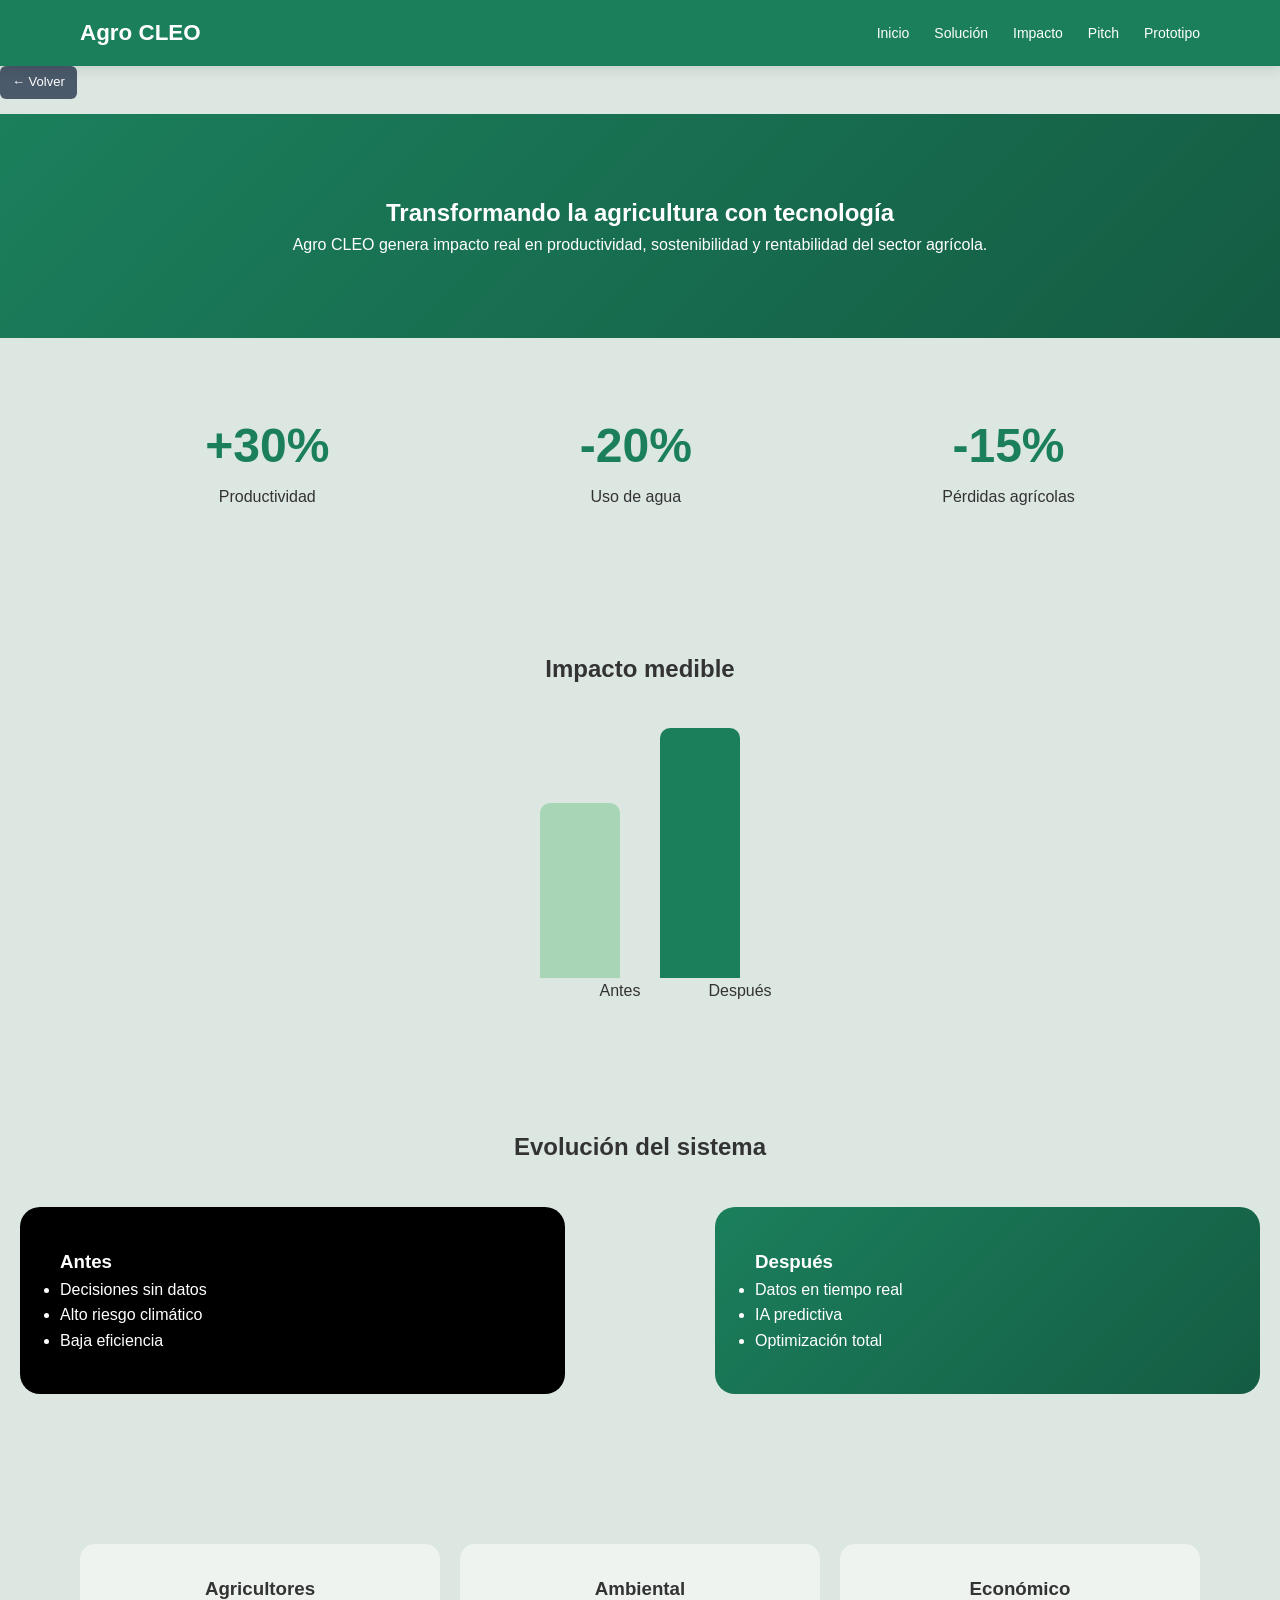
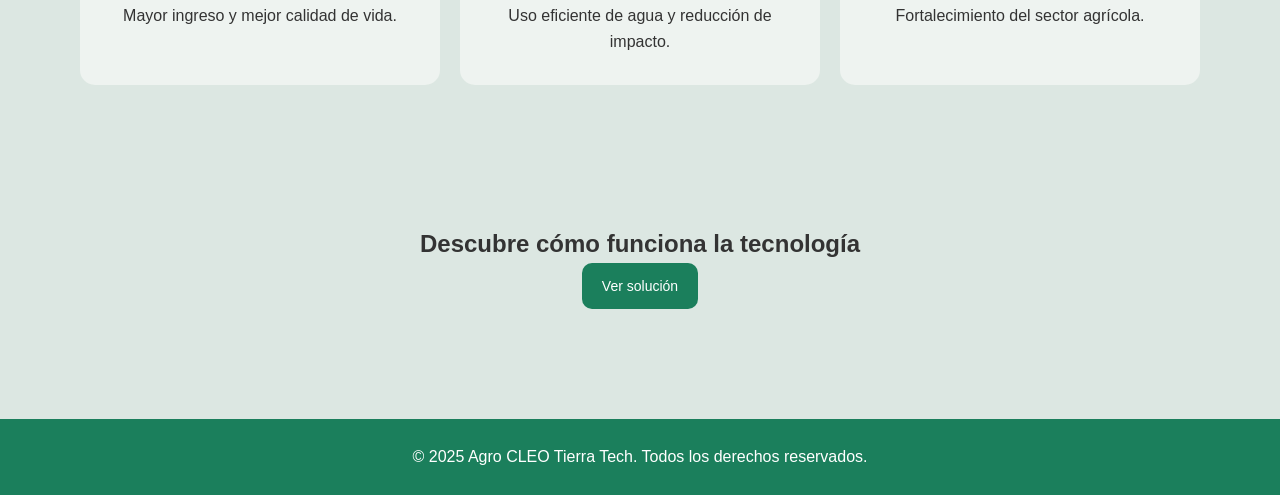
<file: impacto.html>
<!DOCTYPE html>
<html lang="es">
<head>
    <meta charset="UTF-8">
    <meta name="viewport" content="width=device-width, initial-scale=1.0">
    <title>Impacto - Agro CLEO</title>

    <link rel="stylesheet" href="css/styles.css">
</head>
<body>

<div id="navbar-container"></div>
<a href="index.html" class="back-btn">&#8592; Volver</a>
<section class="impact-hero reveal">
    <div class="container">

        <h1>Transformando la agricultura con tecnología</h1>
        <p>
            Agro CLEO genera impacto real en productividad, sostenibilidad
            y rentabilidad del sector agrícola.
        </p>

    </div>
</section>

<section class="impact-metrics reveal">
    <div class="container metrics-flex">

        <div class="big-metric">
            <h2>+30%</h2>
            <p>Productividad</p>
        </div>

        <div class="big-metric">
            <h2>-20%</h2>
            <p>Uso de agua</p>
        </div>

        <div class="big-metric">
            <h2>-15%</h2>
            <p>Pérdidas agrícolas</p>
        </div>

    </div>
</section>

<section class="impact-graph reveal">
    <div class="container">

        <h2 class="center">Impacto medible</h2>

        <div class="graph">

            <div class="bar" style="height: 70%">
                <span>Antes</span>
            </div>

            <div class="bar active" style="height: 100%">
                <span>Después</span>
            </div>

        </div>

    </div>
</section>

<section class="comparison-pro reveal">
    <div class="container">

        <h2 class="center">Evolución del sistema</h2>

        <div class="comparison-grid">

            <div class="comparison-card old reveal-left">
                <h3> Antes</h3>
                <ul>
                    <li>Decisiones sin datos</li>
                    <li>Alto riesgo climático</li>
                    <li>Baja eficiencia</li>
                </ul>
            </div>

            <div class="comparison-card new reveal-right">
                <h3> Después</h3>
                <ul>
                    <li>Datos en tiempo real</li>
                    <li>IA predictiva</li>
                    <li>Optimización total</li>
                </ul>
            </div>

        </div>

    </div>
</section>

<section class="impact-real reveal">
    <div class="container impact-grid">

        <div class="impact-box">
            <h3> Agricultores</h3>
            <p>Mayor ingreso y mejor calidad de vida.</p>
        </div>

        <div class="impact-box">
            <h3> Ambiental</h3>
            <p>Uso eficiente de agua y reducción de impacto.</p>
        </div>

        <div class="impact-box">
            <h3> Económico</h3>
            <p>Fortalecimiento del sector agrícola.</p>
        </div>

    </div>
</section>

<section class="cta reveal">
    <div class="container">
        <h2>Descubre cómo funciona la tecnología</h2>
        <a href="solucion.html" class="btn primary">
            Ver solución
        </a>
    </div>
</section>

<div id="footer-container"></div>

<script src="js/main.js"></script>

<script>
const reveals = document.querySelectorAll(".reveal");

window.addEventListener("scroll", () => {
    reveals.forEach(el => {
        const top = el.getBoundingClientRect().top;
        if (top < window.innerHeight - 100) {
            el.classList.add("active");
        }
    });
});
</script>

</body>
</html>
</file>
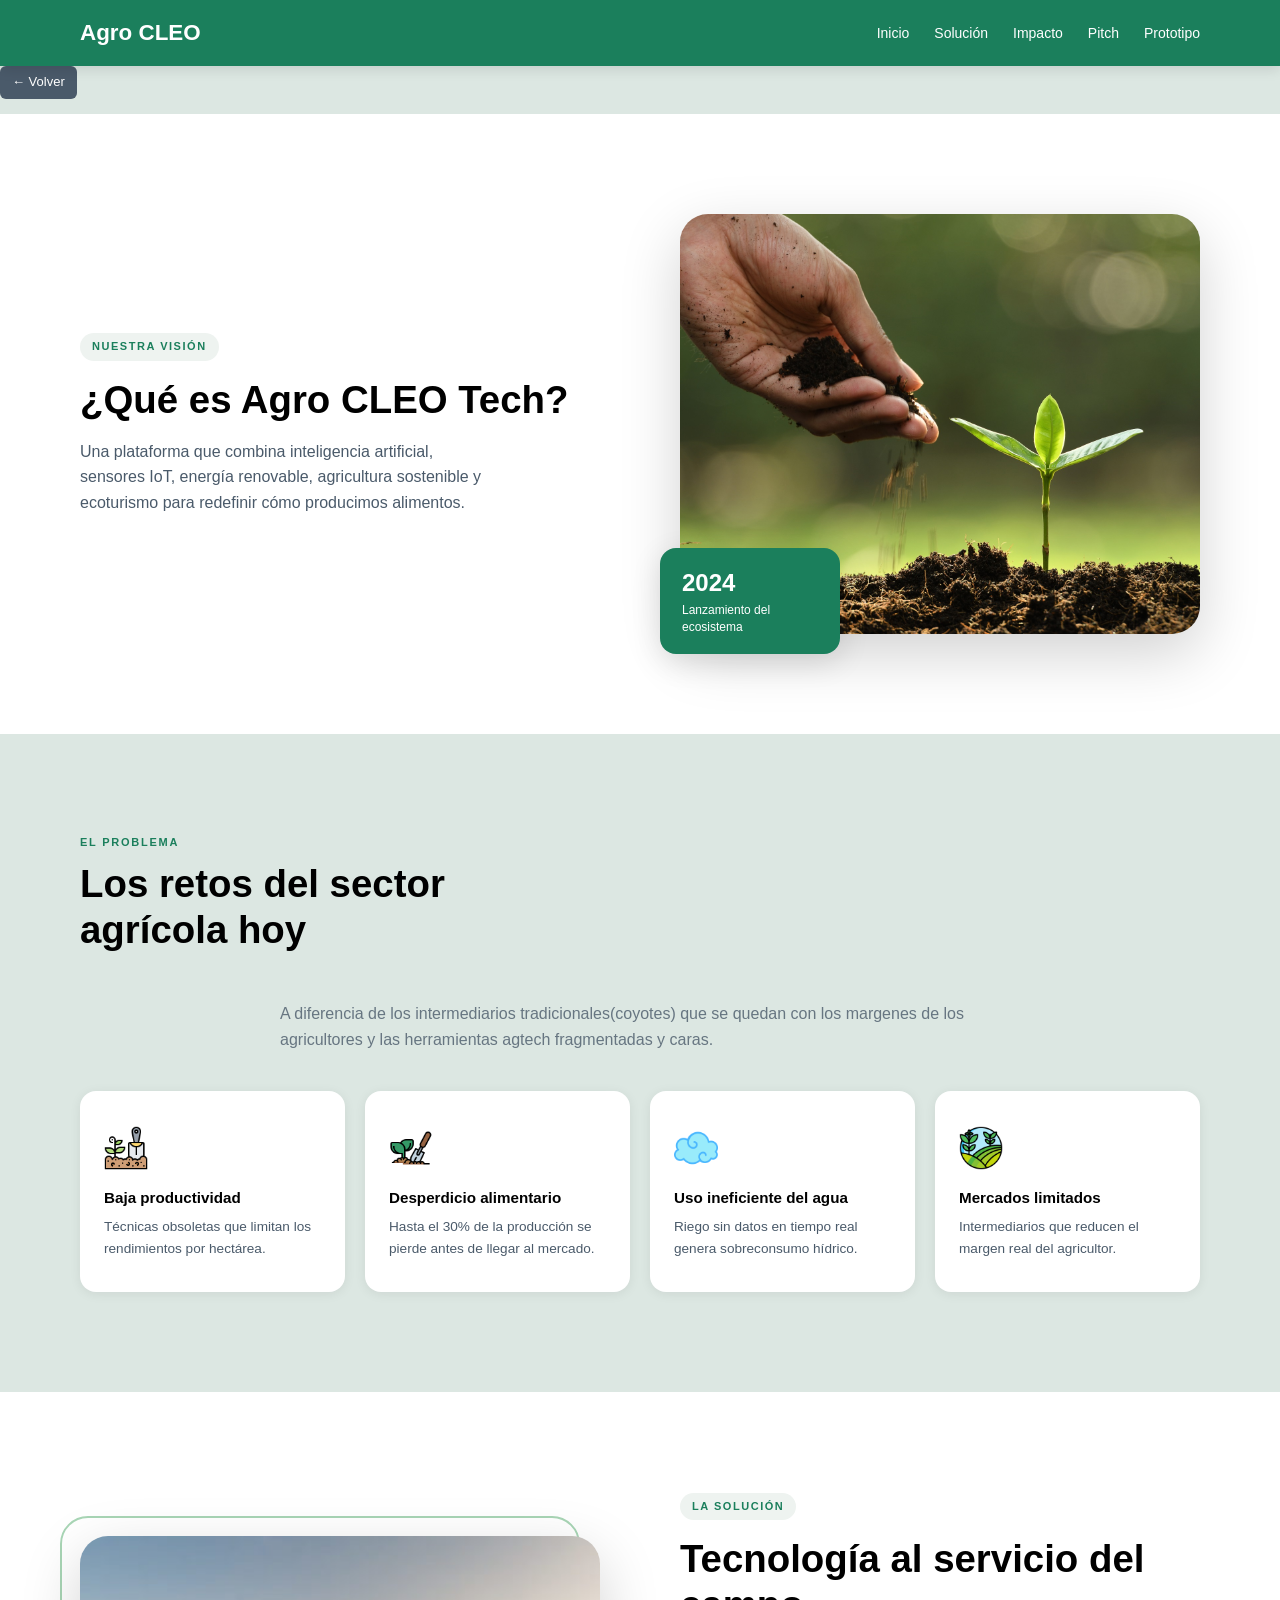
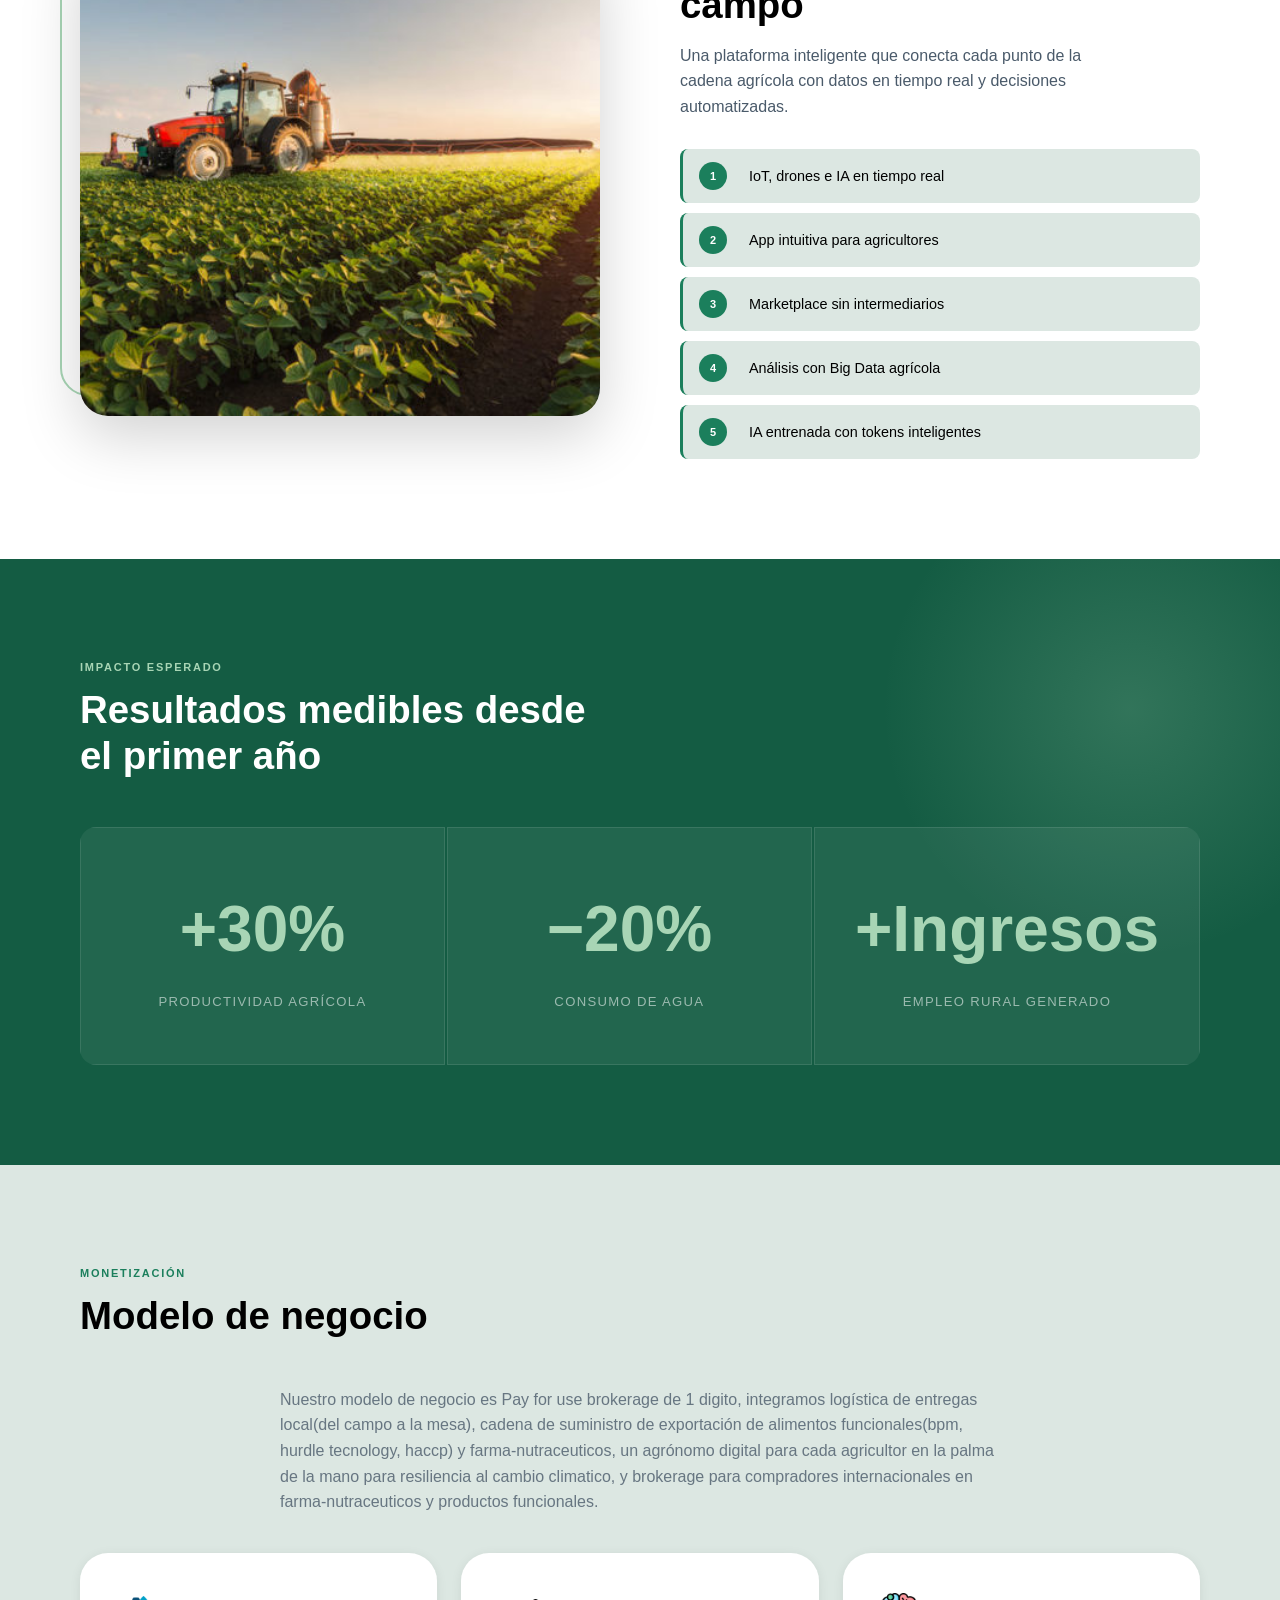
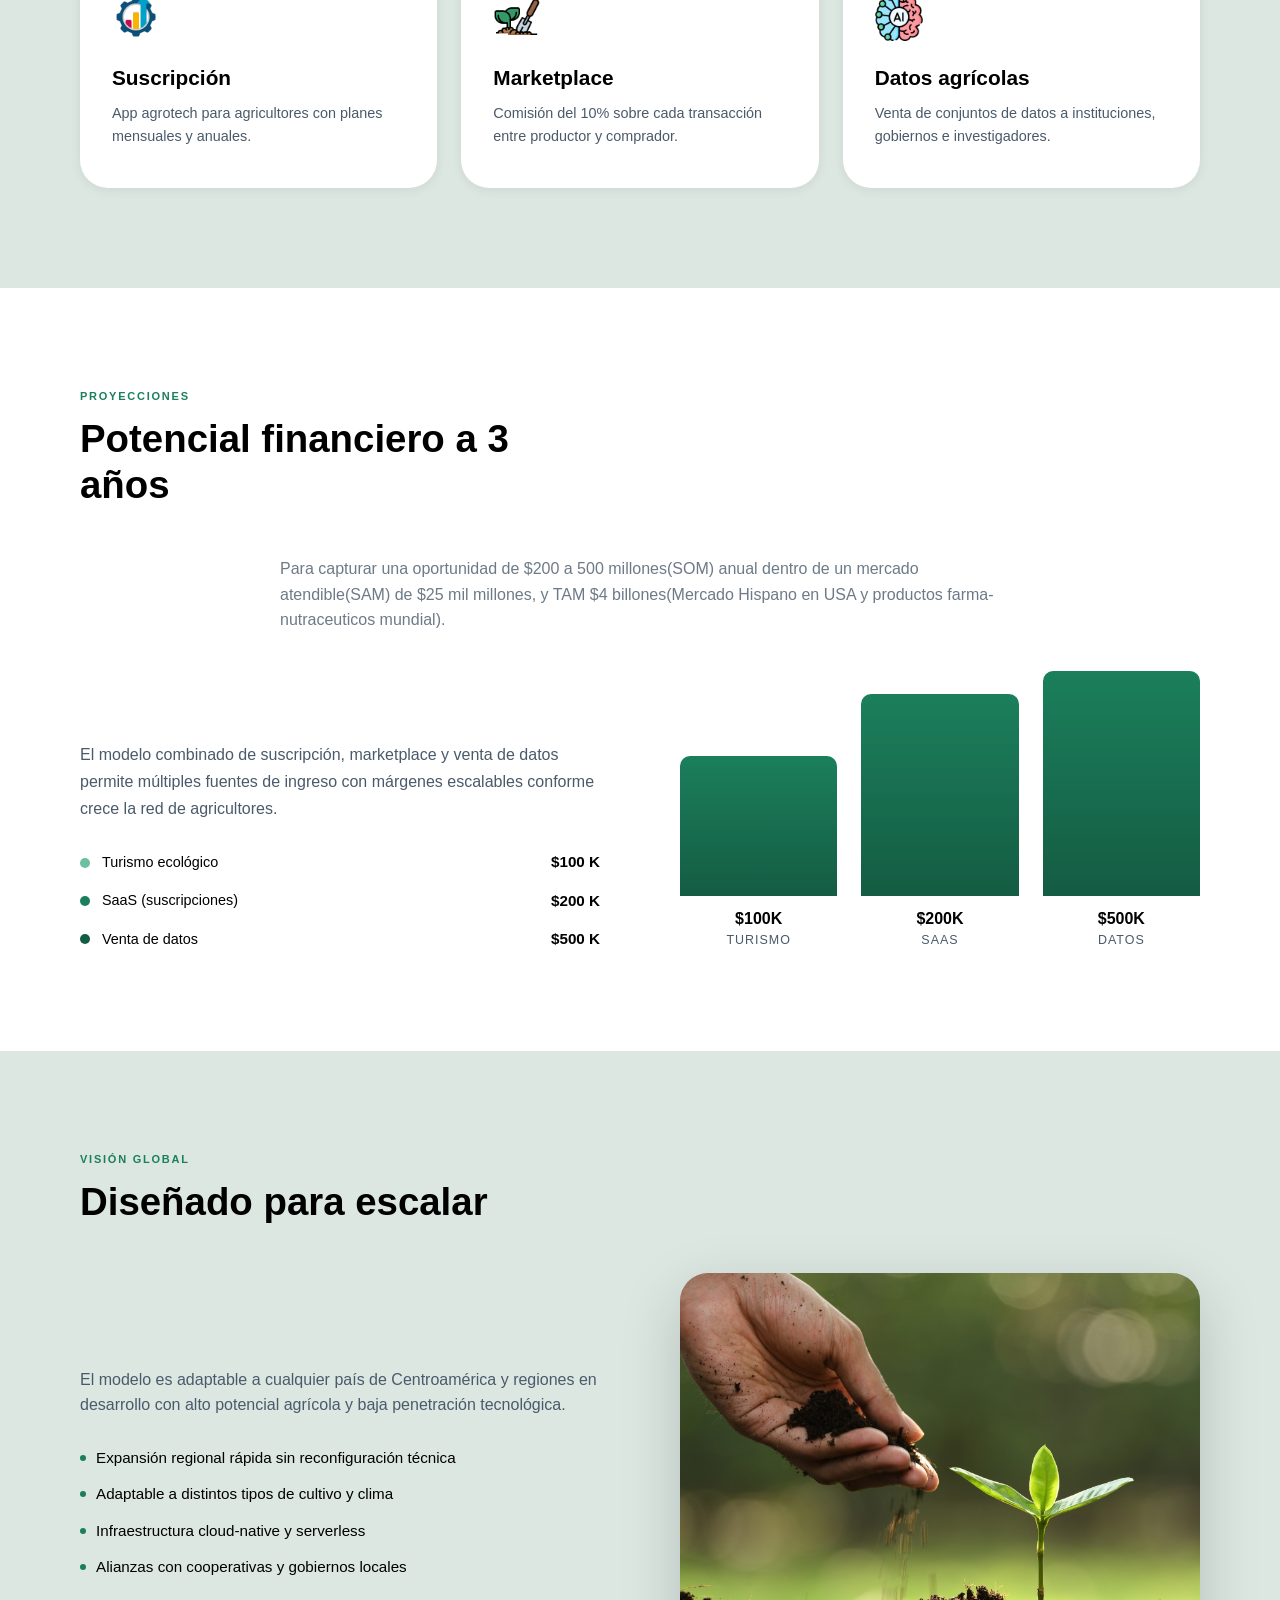
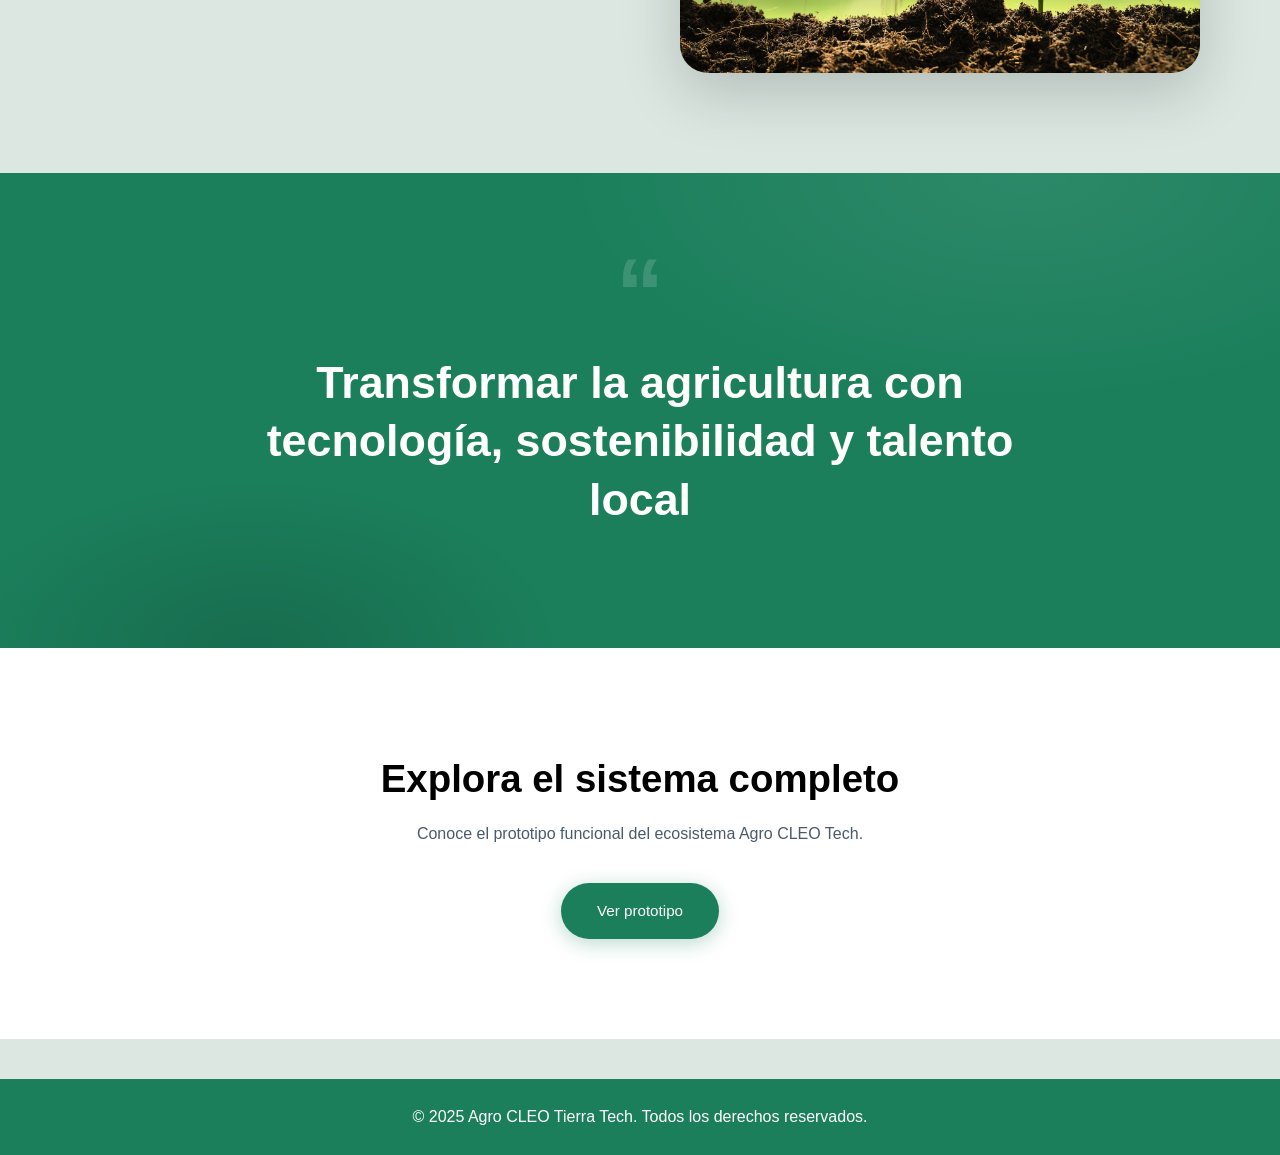
<file: pitch.html>
<!DOCTYPE html>
<html lang="es">
<head>
    <meta charset="UTF-8">
    <meta name="viewport" content="width=device-width, initial-scale=1.0">
    <title>Pitch — Agro CLEO Tech</title>
    <link rel="preconnect" href="https://fonts.googleapis.com">
    <link rel="preconnect" href="https://fonts.gstatic.com" crossorigin>
    <link href="https://fonts.googleapis.com/css2?family=Playfair+Display:ital,wght@0,600;0,700;1,600&family=DM+Sans:wght@300;400;500&display=swap" rel="stylesheet">
    <link rel="stylesheet" href="css/styles.css">
</head>
<body>
<div id="navbar-container"></div>

<a href="index.html" class="back-btn">&#8592; Volver</a>


<section class="pitch-intro">
    <div class="container">
        <div class="pitch-intro-grid">

            <div class="pitch-intro-text reveal reveal-left">
                <span class="pitch-tag">Nuestra visión</span>
                <h2>¿Qué es Agro CLEO Tech?</h2>
                <p>
                    Una plataforma que combina inteligencia artificial,
                    sensores IoT, energía renovable, agricultura sostenible
                    y ecoturismo para redefinir cómo producimos alimentos.
                </p>
            </div>

            <div class="pitch-intro-img reveal reveal-right">
                <img src="assets/images/a3.jpeg" alt="Agro CLEO Tech — campo tecnológico">
                <div class="pitch-intro-badge">
                    <strong>2024</strong>
                    Lanzamiento del ecosistema
                </div>
            </div>

        </div>
    </div>
</section>

<section class="pitch-problemas">
    <div class="container">

        <p class="pitch-section-label">El problema</p>
        <h2 class="pitch-section-title">Los retos del sector agrícola hoy</h2>
        <p class="pitch-desc" style="max-width:720px;margin:0 auto 2.4rem;opacity:.8;">
            A diferencia de los intermediarios tradicionales(coyotes) que se quedan
            con los margenes de los agricultores y las herramientas agtech
            fragmentadas y caras.
        </p>

        <div class="pitch-problem-grid">

            <div class="pitch-problem-card reveal">
                <img class="pitch-problem-icon" src="assets/icons/icono3.png" alt="">
                <h4>Baja productividad</h4>
                <p>Técnicas obsoletas que limitan los rendimientos por hectárea.</p>
            </div>

            <div class="pitch-problem-card reveal">
                <img class="pitch-problem-icon" src="assets/icons/icono2.png" alt="">
                <h4>Desperdicio alimentario</h4>
                <p>Hasta el 30% de la producción se pierde antes de llegar al mercado.</p>
            </div>

            <div class="pitch-problem-card reveal">
                <img class="pitch-problem-icon" src="assets/icons/icono5.png" alt="">
                <h4>Uso ineficiente del agua</h4>
                <p>Riego sin datos en tiempo real genera sobreconsumo hídrico.</p>
            </div>

            <div class="pitch-problem-card reveal">
                <img class="pitch-problem-icon" src="assets/icons/icono1.png" alt="">
                <h4>Mercados limitados</h4>
                <p>Intermediarios que reducen el margen real del agricultor.</p>
            </div>

        </div>
    </div>
</section>

<section class="pitch-solucion">
    <div class="container">
        <div class="pitch-solucion-grid">

            <div class="pitch-solucion-img reveal reveal-left">
                <img src="assets/images/a2.jpg" alt="Plataforma Agro CLEO Tech">
            </div>

            <div class="pitch-solucion-text reveal reveal-right">
                <span class="pitch-tag">La solución</span>
                <h2>Tecnología al servicio del campo</h2>
                <p class="pitch-desc">
                    Una plataforma inteligente que conecta cada punto de la cadena
                    agrícola con datos en tiempo real y decisiones automatizadas.
                </p>
                <div class="pitch-features">
                    <div class="pitch-feature-item">
                        <span class="pitch-feature-num">1</span>
                        <p>IoT, drones e IA en tiempo real</p>
                    </div>
                    <div class="pitch-feature-item">
                        <span class="pitch-feature-num">2</span>
                        <p>App intuitiva para agricultores</p>
                    </div>
                    <div class="pitch-feature-item">
                        <span class="pitch-feature-num">3</span>
                        <p>Marketplace sin intermediarios</p>
                    </div>
                    <div class="pitch-feature-item">
                        <span class="pitch-feature-num">4</span>
                        <p>Análisis con Big Data agrícola</p>
                    </div>
                    <div class="pitch-feature-item">
                        <span class="pitch-feature-num">5</span>
                        <p>IA entrenada con tokens inteligentes</p>
                    </div>
                </div>
            </div>

        </div>
    </div>
</section>

<section class="pitch-impacto">
    <div class="container">
        <p class="pitch-section-label">Impacto esperado</p>
        <h2 class="pitch-section-title">Resultados medibles desde el primer año</h2>
        <div class="pitch-metrics-row">
            <div class="pitch-metric-box reveal">
                <span class="pitch-metric-value">+30%</span>
                <span class="pitch-metric-label">Productividad agrícola</span>
            </div>
            <div class="pitch-metric-box reveal">
                <span class="pitch-metric-value">&minus;20%</span>
                <span class="pitch-metric-label">Consumo de agua</span>
            </div>
            <div class="pitch-metric-box reveal">
                <span class="pitch-metric-value">+Ingresos</span>
                <span class="pitch-metric-label">Empleo rural generado</span>
            </div>
        </div>
    </div>
</section>

<section class="pitch-modelo">
    <div class="container">
        <p class="pitch-section-label">Monetización</p>
        <h2 class="pitch-section-title">Modelo de negocio</h2>
        <p class="pitch-desc" style="max-width:720px;margin:0 auto 2.4rem;opacity:.8;">
            Nuestro modelo de negocio es Pay for use brokerage de 1 digito,
            integramos logística de entregas local(del campo a la mesa),
            cadena de suministro de exportación de alimentos funcionales(bpm,
            hurdle tecnology, haccp) y farma-nutraceuticos, un agrónomo digital
            para cada agricultor en la palma de la mano para resiliencia al
            cambio climatico, y brokerage para compradores internacionales en
            farma-nutraceuticos y productos funcionales.
        </p>
        <div class="pitch-modelo-grid">

            <div class="pitch-modelo-card reveal">
                <img src="assets/icons/icono7.png" alt="">
                <h3>Suscripción</h3>
                <p>App agrotech para agricultores con planes mensuales y anuales.</p>
            </div>

            <div class="pitch-modelo-card reveal">
                <img src="assets/icons/icono2.png" alt="">
                <h3>Marketplace</h3>
                <p>Comisión del 10% sobre cada transacción entre productor y comprador.</p>
            </div>

            <div class="pitch-modelo-card reveal">
                <img src="assets/icons/icono4.png" alt="">
                <h3>Datos agrícolas</h3>
                <p>Venta de conjuntos de datos a instituciones, gobiernos e investigadores.</p>
            </div>

        </div>
    </div>
</section>

<section class="pitch-finanzas">
    <div class="container">
        <p class="pitch-section-label">Proyecciones</p>
        <h2 class="pitch-section-title">Potencial financiero a 3 años</h2>
        <p class="pitch-desc" style="max-width:720px;margin:0 auto 2.4rem;opacity:.8;">
            Para capturar una oportunidad de $200 a 500 millones(SOM) anual
            dentro de un mercado atendible(SAM) de $25 mil millones, y TAM
            $4 billones(Mercado Hispano en USA y productos farma-nutraceuticos
            mundial).
        </p>
        <div class="pitch-finance-wrap">

            <div class="pitch-finance-desc reveal reveal-left">
                <p>
                    El modelo combinado de suscripción, marketplace y venta de datos
                    permite múltiples fuentes de ingreso con márgenes escalables
                    conforme crece la red de agricultores.
                </p>
                <div class="pitch-finance-legend">
                    <div class="pitch-legend-item">
                        <span class="pitch-legend-dot" style="background:#6dbfa0;"></span>
                        <span>Turismo ecológico</span>
                        <strong>$100 K</strong>
                    </div>
                    <div class="pitch-legend-item">
                        <span class="pitch-legend-dot" style="background:#1b7f5c;"></span>
                        <span>SaaS (suscripciones)</span>
                        <strong>$200 K</strong>
                    </div>
                    <div class="pitch-legend-item">
                        <span class="pitch-legend-dot" style="background:#145c43;"></span>
                        <span>Venta de datos</span>
                        <strong>$500 K</strong>
                    </div>
                </div>
            </div>

            <div class="pitch-finance-bars reveal reveal-right" id="financeBars">
                <div class="pitch-bar-item">
                    <div class="pitch-bar-fill" data-height="50%"></div>
                    <div class="pitch-bar-label">
                        <strong>$100K</strong>
                        <p>Turismo</p>
                    </div>
                </div>
                <div class="pitch-bar-item">
                    <div class="pitch-bar-fill" data-height="72%"></div>
                    <div class="pitch-bar-label">
                        <strong>$200K</strong>
                        <p>SaaS</p>
                    </div>
                </div>
                <div class="pitch-bar-item">
                    <div class="pitch-bar-fill" data-height="100%"></div>
                    <div class="pitch-bar-label">
                        <strong>$500K</strong>
                        <p>Datos</p>
                    </div>
                </div>
            </div>

        </div>
    </div>
</section>

<section class="pitch-escalabilidad">
    <div class="container">
        <p class="pitch-section-label">Visión global</p>
        <h2 class="pitch-section-title">Diseñado para escalar</h2>
        <div class="pitch-escala-grid">

            <div class="pitch-escala-text reveal reveal-left">
                <p>
                    El modelo es adaptable a cualquier país de Centroamérica
                    y regiones en desarrollo con alto potencial agrícola y
                    baja penetración tecnológica.
                </p>
                <ul class="pitch-escala-list">
                    <li>Expansión regional rápida sin reconfiguración técnica</li>
                    <li>Adaptable a distintos tipos de cultivo y clima</li>
                    <li>Infraestructura cloud-native y serverless</li>
                    <li>Alianzas con cooperativas y gobiernos locales</li>
                </ul>
            </div>

            <div class="pitch-escala-img reveal reveal-right">
                <img src="assets/images/a3.jpeg" alt="Escalabilidad regional">
            </div>

        </div>
    </div>
</section>

<section class="pitch-highlight">
    <div class="container">
        <blockquote class="reveal">
            Transformar la agricultura con tecnología, sostenibilidad y talento local
        </blockquote>
    </div>
</section>

<section class="pitch-cta">
    <div class="container reveal">
        <h2>Explora el sistema completo</h2>
        <p>Conoce el prototipo funcional del ecosistema Agro CLEO Tech.</p>
        <a href="prototipo.html" class="btn primary">Ver prototipo</a>
    </div>
</section>

<div id="footer-container"></div>

<script src="js/main.js"></script>
<script>
    /* Reveal on scroll */
    const revealEls = document.querySelectorAll('.reveal');
    const observer = new IntersectionObserver((entries) => {
        entries.forEach(entry => {
            if (entry.isIntersecting) entry.target.classList.add('active');
        });
    }, { threshold: 0.12 });
    revealEls.forEach(el => observer.observe(el));

    /* Barras animadas */
    const barsSection = document.getElementById('financeBars');
    let barsAnimated = false;
    const barsObserver = new IntersectionObserver((entries) => {
        entries.forEach(entry => {
            if (entry.isIntersecting && !barsAnimated) {
                barsAnimated = true;
                document.querySelectorAll('.pitch-bar-fill').forEach(bar => {
                    bar.style.height = bar.dataset.height;
                });
            }
        });
    }, { threshold: 0.3 });
    if (barsSection) barsObserver.observe(barsSection);
</script>

</body>
</html>
</file>
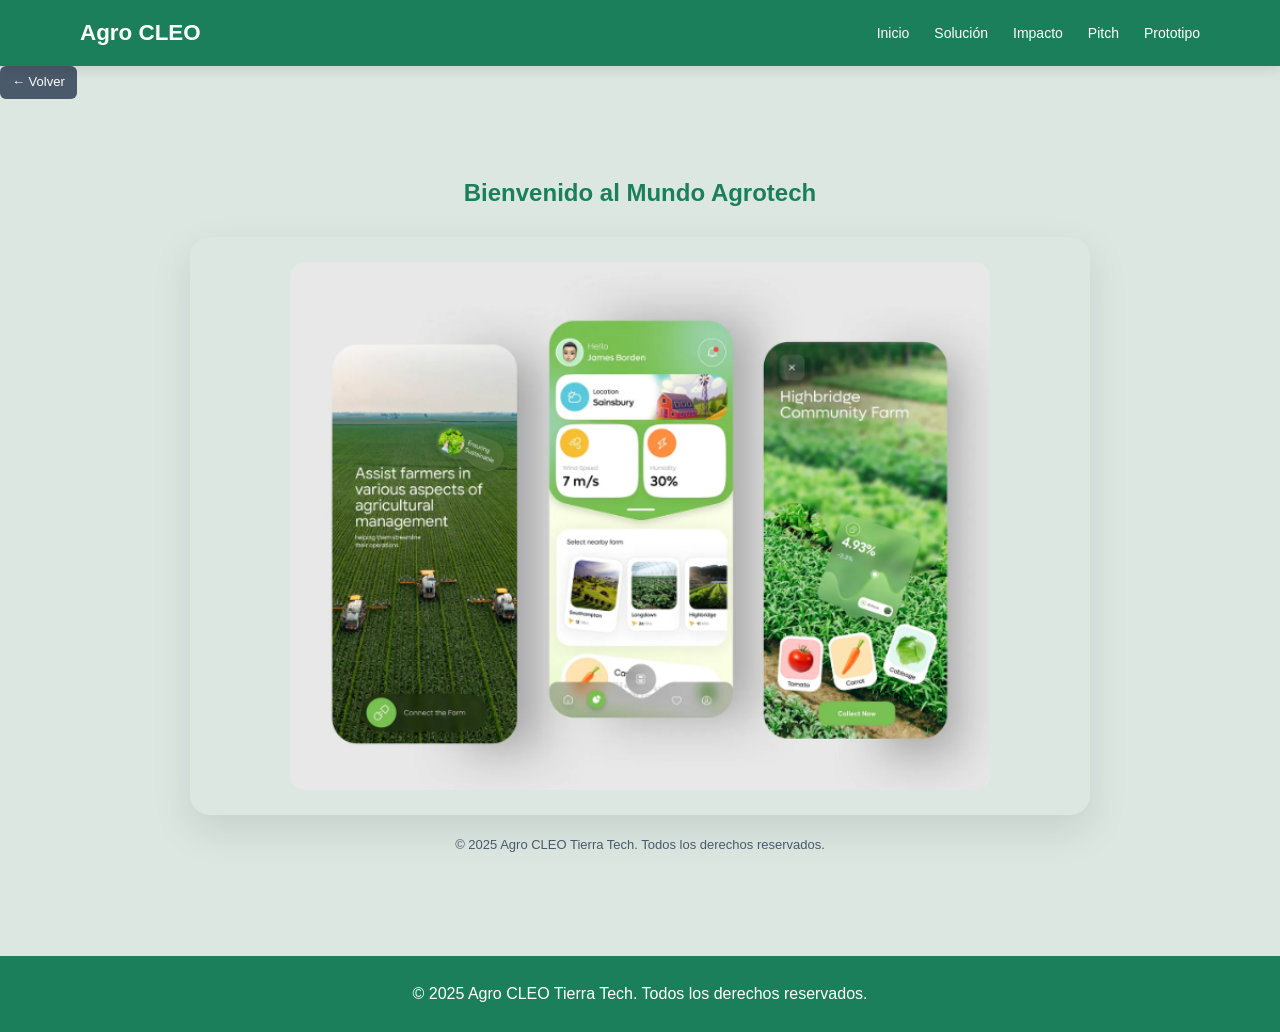
<file: prototipo.html>
<!DOCTYPE html>
<html lang="es">
<head>
    <meta charset="UTF-8">
    <meta name="viewport" content="width=device-width, initial-scale=1.0">
    <title>Prototipo - Agro CLEO Tech</title>

    <link rel="stylesheet" href="css/styles.css">
</head>
<body>

<div id="navbar-container"></div>
<a href="index.html" class="back-btn">&#8592; Volver</a>
<section class="prototipo">
    <div class="container prototipo-container">

        <h1>Bienvenido al Mundo Agrotech</h1>

        <div class="mockup-box">

            <img src="assets/images/prototipo.png" alt="Prototipo App">

        </div>

        <p class="copy">
            © 2025 Agro CLEO Tierra Tech. Todos los derechos reservados.
        </p>

    </div>
</section>

<div id="footer-container"></div>

<script src="js/main.js"></script>
</body>
</html>
</file>
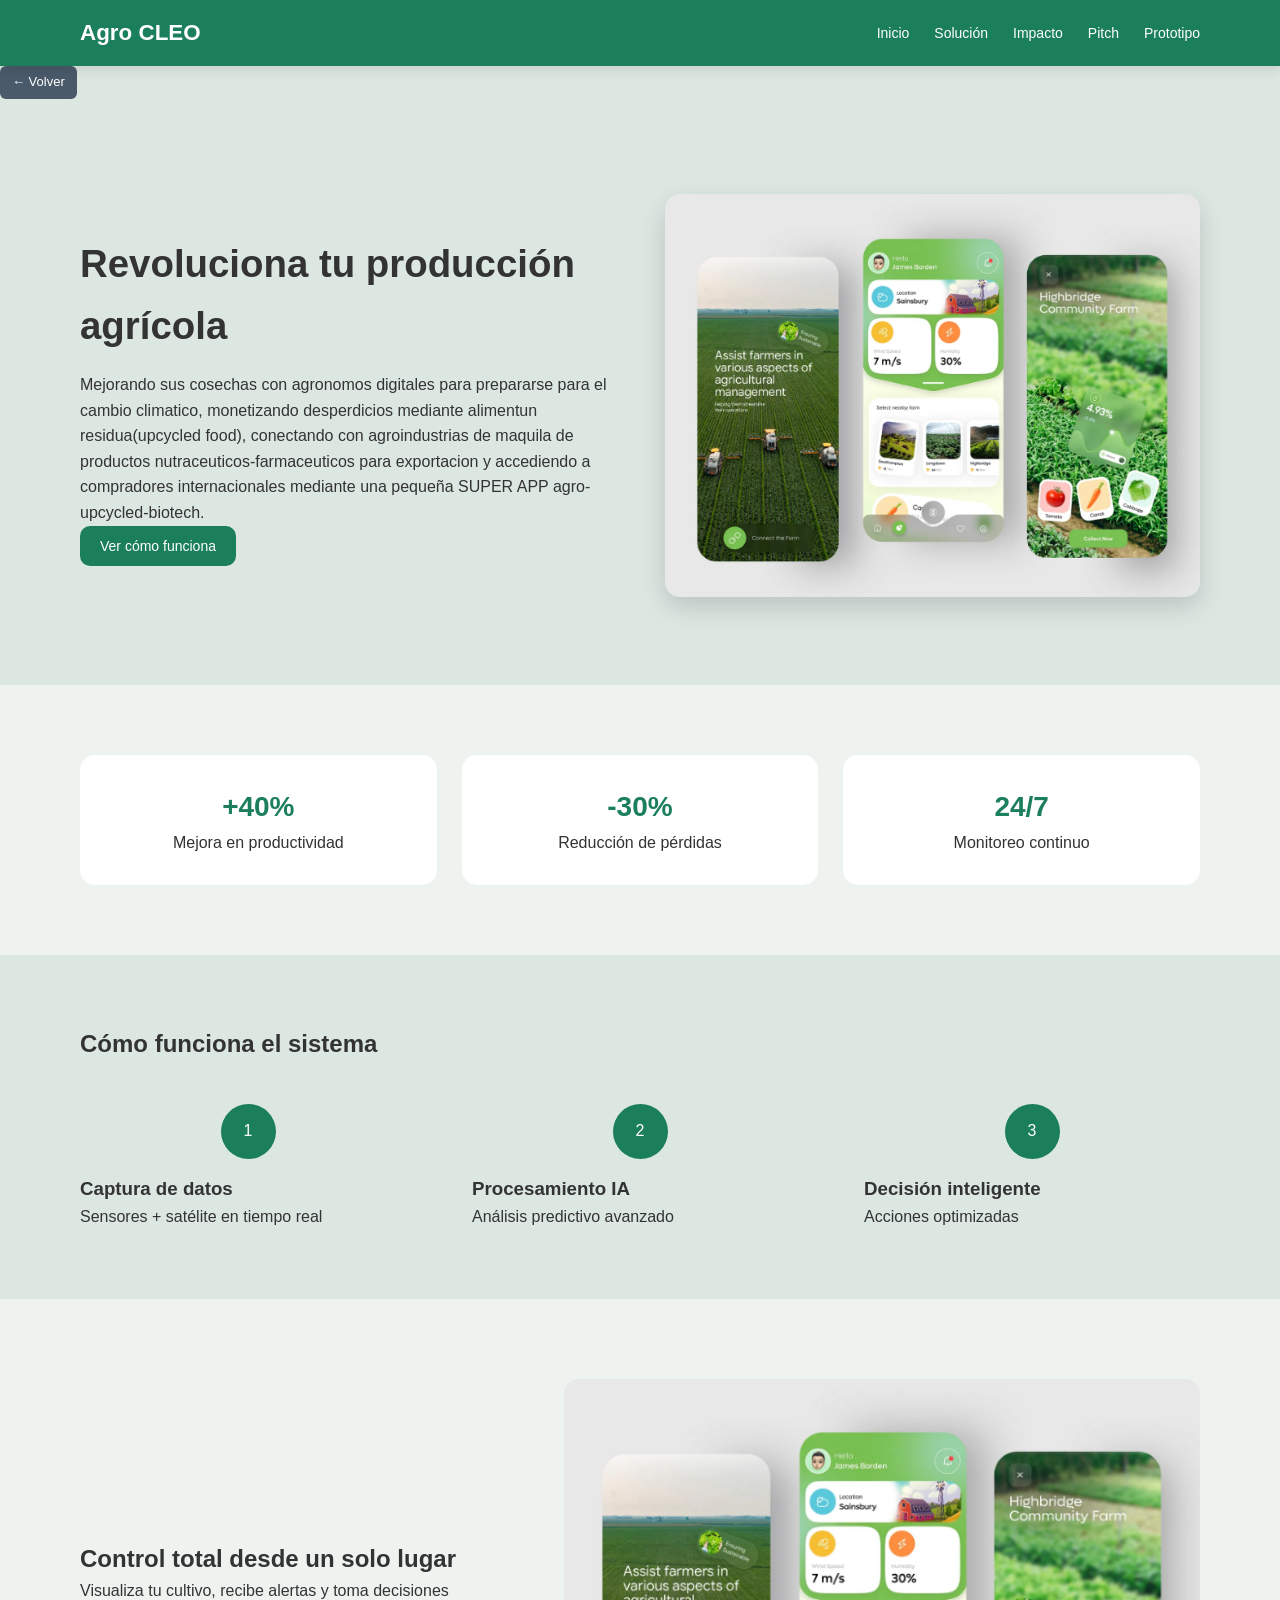
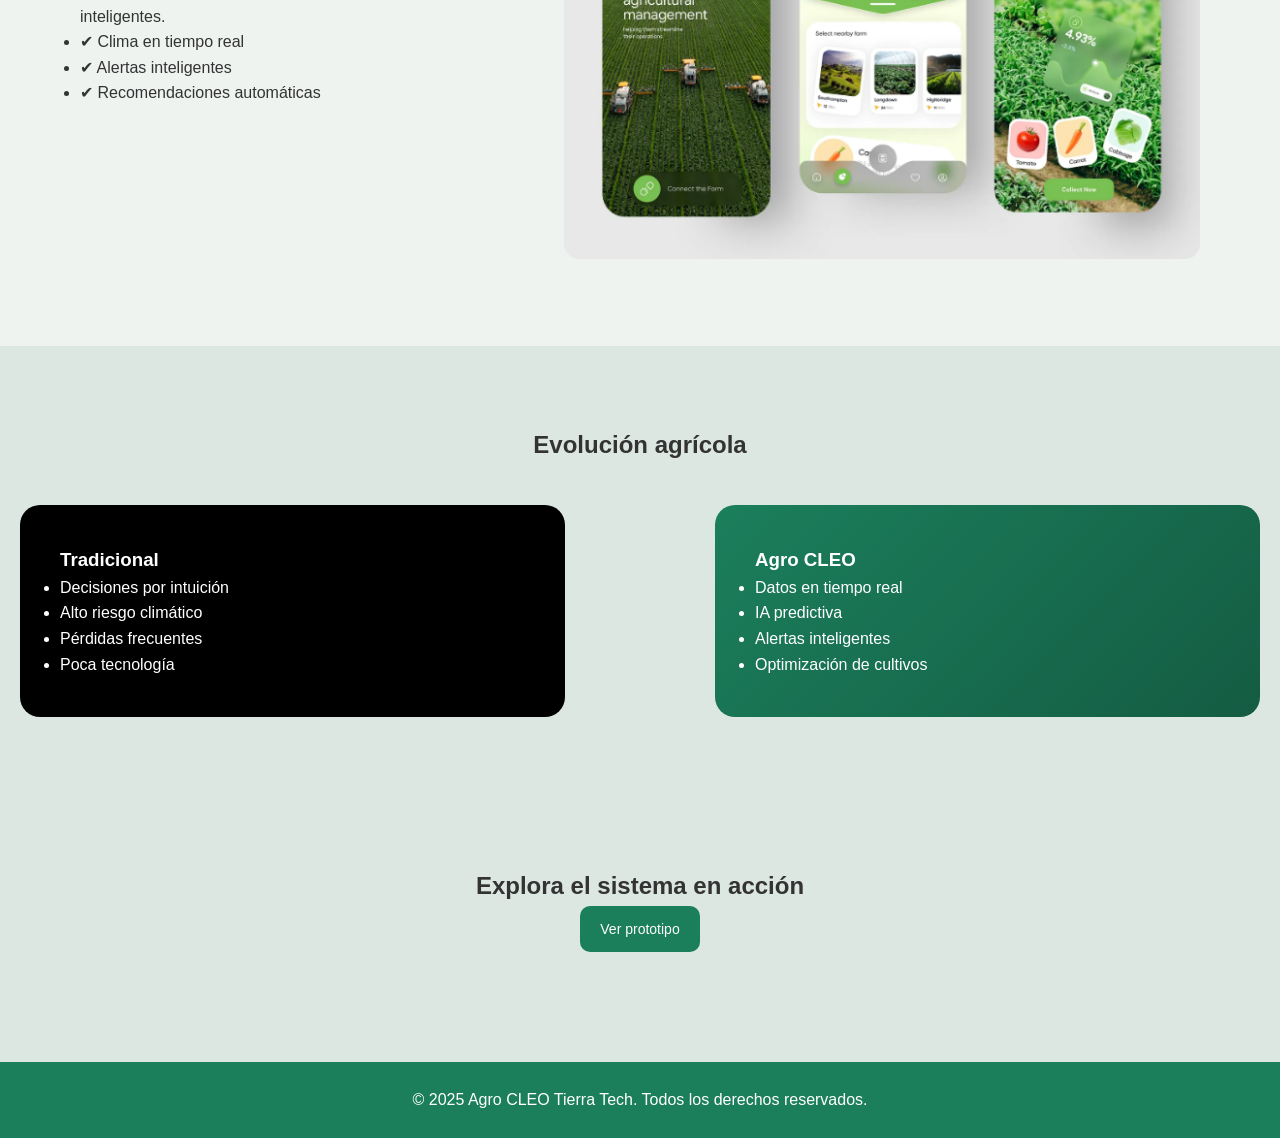
<file: solucion.html>
<!DOCTYPE html>
<html lang="es">
<head>
    <meta charset="UTF-8">
    <meta name="viewport" content="width=device-width, initial-scale=1.0">
    <title>Solución - Agro CLEO</title>

    <link rel="stylesheet" href="css/styles.css">
</head>
<body>

<div id="navbar-container"></div>
<a href="index.html" class="back-btn">&#8592; Volver</a>
<section class="hero-solucion reveal">
    <div class="container hero-grid">

        <div>
            <h1>Revoluciona tu producción agrícola</h1>
            <p>
                Mejorando sus cosechas con agronomos digitales para prepararse
                para el cambio climatico, monetizando desperdicios mediante
                alimentun residua(upcycled food), conectando con agroindustrias
                de maquila de productos nutraceuticos-farmaceuticos para
                exportacion y accediendo a compradores internacionales mediante
                una pequeña SUPER APP agro-upcycled-biotech.
            </p>

            <button class="btn primary" onclick="openModal('proyecto')">
                Ver cómo funciona
            </button>
        </div>

        <div>
            <img src="assets/images/prototipo.png" class="hero-img floating">
        </div>

    </div>
</section>

<section class="metrics reveal">
    <div class="container grid-3">

        <div class="metric-card">
            <h3>+40%</h3>
            <p>Mejora en productividad</p>
        </div>

        <div class="metric-card">
            <h3>-30%</h3>
            <p>Reducción de pérdidas</p>
        </div>

        <div class="metric-card">
            <h3>24/7</h3>
            <p>Monitoreo continuo</p>
        </div>

    </div>
</section>

<section class="flow reveal">
    <div class="container">

        <h2 class="center">Cómo funciona el sistema</h2>

        <div class="flow-line">

            <div class="flow-item">
                <div class="circle">1</div>
                <h3>Captura de datos</h3>
                <p>Sensores + satélite en tiempo real</p>
            </div>

            <div class="flow-item">
                <div class="circle">2</div>
                <h3>Procesamiento IA</h3>
                <p>Análisis predictivo avanzado</p>
            </div>

            <div class="flow-item">
                <div class="circle">3</div>
                <h3>Decisión inteligente</h3>
                <p>Acciones optimizadas</p>
            </div>

        </div>

    </div>
</section>

<section class="dashboard-pro reveal">
    <div class="container dashboard-flex">

        <div class="dashboard-info">
            <h2>Control total desde un solo lugar</h2>
            <p>
                Visualiza tu cultivo, recibe alertas y toma decisiones inteligentes.
            </p>

            <ul>
                <li>✔ Clima en tiempo real</li>
                <li>✔ Alertas inteligentes</li>
                <li>✔ Recomendaciones automáticas</li>
            </ul>
        </div>

        <div class="dashboard-visual floating">
            <img src="assets/images/prototipo.png">
        </div>

    </div>
</section>

<section class="comparison-pro reveal">
    <div class="container">

        <h2 class="center">Evolución agrícola</h2>

        <div class="comparison-grid">

            <div class="comparison-card old reveal-left">
                <h3> Tradicional</h3>
                <ul>
                    <li>Decisiones por intuición</li>
                    <li>Alto riesgo climático</li>
                    <li>Pérdidas frecuentes</li>
                    <li>Poca tecnología</li>
                </ul>
            </div>

            <div class="comparison-card new reveal-right">
                <h3> Agro CLEO</h3>
                <ul>
                    <li>Datos en tiempo real</li>
                    <li>IA predictiva</li>
                    <li>Alertas inteligentes</li>
                    <li>Optimización de cultivos</li>
                </ul>
            </div>

        </div>

    </div>
</section>

<section class="cta reveal">
    <div class="container">
        <h2>Explora el sistema en acción</h2>
        <a href="prototipo.html" class="btn primary">
            Ver prototipo
        </a>
    </div>
</section>

<div class="modal" id="modal">
    <div class="modal-content">
        <span class="close" onclick="closeModal()">×</span>
        <h2 id="modal-title"></h2>
        <p id="modal-text"></p>
    </div>
</div>

<div id="footer-container"></div>

<script src="js/main.js"></script>

<script>
const reveals = document.querySelectorAll(".reveal");

window.addEventListener("scroll", () => {
    reveals.forEach(el => {
        const top = el.getBoundingClientRect().top;
        if (top < window.innerHeight - 100) {
            el.classList.add("active");
        }
    });
});
</script>

</body>
</html>
</file>
<file: css/styles.css>
* {
    margin: 0;
    padding: 0;
    box-sizing: border-box;
}

:root {
    --verde:        #1b7f5c;
    --verde-oscuro: #145c43;
    --verde-claro:  #eef3f0;
    --fondo:        #dce7e2;
    --blanco:       #ffffff;
    --gris:         #4a5a6a;
    --gris-claro:   #eef3f0;
    --negro:        #000000;
    --acento:       #a8d5b5;
    --radius-sm: 8px;
    --radius-md: 16px;
    --radius-lg: 28px;
    --shadow-sm: 0 2px 12px rgba(0,0,0,0.07);
    --shadow-md: 0 8px 30px rgba(0,0,0,0.12);
    --shadow-lg: 0 20px 60px rgba(0,0,0,0.18);
}

body {
    font-family: 'Segoe UI', sans-serif;
    background: var(--fondo);
    color: #333;
    line-height: 1.6;
    -webkit-font-smoothing: antialiased;
}

.container {
    width: 90%;
    max-width: 1200px;
    margin: auto;
    padding-left: 16px;
    padding-right: 16px;
}

section {
    padding: 70px 0;
}

img {
    max-width: 100%;
    height: auto;
}

#navbar-container {
    position: sticky;
    top: 0;
    z-index: 100;
}

.navbar {
    background: var(--verde);
    padding: 15px 0;
    box-shadow: 0 4px 12px rgba(0,0,0,0.1);
}

.nav-container {
    display: flex;
    justify-content: space-between;
    align-items: center;
}

.logo {
    color: white;
    font-weight: bold;
    font-size: 1.4rem;
}

.nav-links {
    display: flex;
    gap: 25px;
}

.nav-links a {
    color: white;
    text-decoration: none;
    font-size: 14px;
    position: relative;
}

.nav-links a::after {
    content: "";
    position: absolute;
    width: 0%;
    height: 2px;
    background: white;
    left: 0;
    bottom: -5px;
    transition: 0.3s;
}

.nav-links a:hover::after {
    width: 100%;
}

.menu-toggle {
    display: none;
    font-size: 22px;
    color: white;
    cursor: pointer;
}

.sidebar {
    position: fixed;
    top: 0;
    left: -260px;
    width: 260px;
    height: 100%;
    background: var(--verde-oscuro);
    padding-top: 70px;
    transition: 0.3s;
    z-index: 999;
}

.sidebar.active {
    left: 0;
}

.sidebar a {
    display: block;
    padding: 15px 20px;
    color: white;
    text-decoration: none;
}

.sidebar a:hover {
    background: var(--verde);
}

.page-header {
    padding: 40px 0;
}

.page-header h1 {
    font-size: 2.2rem;
}

.page-header p {
    color: var(--gris);
}

.section-header {
    text-align: center;
    margin-bottom: 40px;
}

.section-header h2 {
    font-size: 1.9rem;
}

.section-header p {
    color: var(--gris);
}

.btn {
    padding: 12px 20px;
    border-radius: 10px;
    text-decoration: none;
    display: inline-block;
    font-size: 14px;
    transition: all 0.25s ease;
    border: none;
    cursor: pointer;
}

.primary {
    background: var(--verde);
    color: white;
}

.secondary {
    background: var(--gris);
    color: white;
}

.btn:hover {
    transform: translateY(-3px);
    box-shadow: 0 6px 15px rgba(0,0,0,0.15);
}

.back-btn {
    display: inline-flex;
    align-items: center;
    gap: 6px;
    margin-bottom: 15px;
    background: var(--gris);
    color: white;
    padding: 6px 12px;
    border-radius: 6px;
    font-size: 13px;
    text-decoration: none;
    transition: background 0.2s, transform 0.2s;
}

.back-btn:hover {
    background: var(--verde);
    transform: translateX(-3px);
}

.hero-grid {
    display: grid;
    grid-template-columns: 1fr 1fr;
    gap: 50px;
    align-items: center;
}

.hero-img {
    width: 100%;
    border-radius: 15px;
    box-shadow: 0 10px 25px rgba(0,0,0,0.15);
}

.hero-video {
    position: relative;
    height: 100vh;
    min-height: 560px;
    overflow: hidden;
    display: flex;
    align-items: center;
    justify-content: center;
}

.hero-video video {
    position: absolute;
    inset: 0;
    width: 100%;
    height: 100%;
    object-fit: cover;
    z-index: 0;
}

.hero-video-fallback {
    position: absolute;
    inset: 0;
    background: url("../assets/images/fondo.jpg") center/cover no-repeat;
    background-color: var(--fondo);
    z-index: 0;
}

.hero-video-overlay {
    position: absolute;
    inset: 0;
    background: linear-gradient(
        to bottom,
        rgba(27,55,35,0.45) 0%,
        rgba(27,55,35,0.25) 50%,
        rgba(27,55,35,0.65) 100%
    );
    z-index: 1;
}

.hero-video-content {
    position: relative;
    z-index: 2;
    text-align: center;
    padding: 0 20px;
    max-width: 780px;
}

.hero-eyebrow {
    display: inline-block;
    font-size: 11px;
    font-weight: 600;
    letter-spacing: 0.2em;
    text-transform: uppercase;
    color: var(--acento);
    margin-bottom: 20px;
    opacity: 0;
    animation: fadeUp 0.8s 0.2s forwards;
}

.hero-video-content h1 {
    font-size: clamp(2.2rem, 5vw, 3.8rem);
    font-weight: 300;
    color: white;
    line-height: 1.15;
    margin-bottom: 20px;
    letter-spacing: -0.02em;
    opacity: 0;
    animation: fadeUp 0.8s 0.4s forwards;
}

.hero-video-content h1 strong {
    font-weight: 700;
    color: var(--acento);
}

.hero-video-content p {
    font-size: 1.05rem;
    color: rgba(255,255,255,0.75);
    max-width: 520px;
    margin: 0 auto 36px;
    font-weight: 300;
    line-height: 1.7;
    opacity: 0;
    animation: fadeUp 0.8s 0.6s forwards;
}

.hero-actions {
    display: flex;
    gap: 14px;
    justify-content: center;
    flex-wrap: wrap;
    opacity: 0;
    animation: fadeUp 0.8s 0.8s forwards;
}

.btn-hero-primary {
    background: white;
    color: var(--verde-oscuro);
    font-weight: 600;
    border-radius: 100px;
    padding: 14px 32px;
    text-decoration: none;
    font-size: 14px;
    transition: all 0.25s ease;
    display: inline-block;
}

.btn-hero-primary:hover {
    background: var(--acento);
    color: var(--verde-oscuro);
    transform: translateY(-3px);
    box-shadow: 0 6px 20px rgba(0,0,0,0.2);
}

.btn-hero-ghost {
    background: transparent;
    border: 1.5px solid rgba(255,255,255,0.45);
    color: white;
    border-radius: 100px;
    padding: 14px 32px;
    text-decoration: none;
    font-size: 14px;
    transition: all 0.25s ease;
    display: inline-block;
}

.btn-hero-ghost:hover {
    background: rgba(255,255,255,0.1);
    border-color: white;
    transform: translateY(-3px);
}

.hero-scroll-hint {
    position: absolute;
    bottom: 32px;
    left: 50%;
    transform: translateX(-50%);
    z-index: 2;
    display: flex;
    flex-direction: column;
    align-items: center;
    gap: 8px;
    color: rgba(255,255,255,0.45);
    font-size: 10px;
    letter-spacing: 0.15em;
    text-transform: uppercase;
    animation: scrollBounce 2.5s ease-in-out infinite;
}

.hero-scroll-hint::after {
    content: "";
    width: 1px;
    height: 36px;
    background: linear-gradient(to bottom, rgba(255,255,255,0.4), transparent);
}

.metrics-bar {
    background: var(--negro);
}

.metrics-bar-inner {
    display: grid;
    grid-template-columns: repeat(4, 1fr);
}

.metric-item {
    padding: 44px 24px;
    text-align: center;
    border-right: 1px solid rgba(255,255,255,0.06);
    transition: background 0.3s;
}

.metric-item:last-child {
    border-right: none;
}

.metric-item:hover {
    background: rgba(168,213,181,0.07);
}

.metric-num {
    font-size: clamp(1.9rem, 3.2vw, 2.8rem);
    font-weight: 700;
    color: var(--acento);
    display: block;
    line-height: 1;
    margin-bottom: 10px;
}

.metric-desc {
    font-size: 0.78rem;
    color: rgba(255,255,255,0.4);
    text-transform: uppercase;
    letter-spacing: 0.1em;
    line-height: 1.4;
}

.modules {
    background: var(--fondo);
    padding: 90px 0;
}

.modules-header {
    text-align: center;
    margin-bottom: 56px;
}

.section-eyebrow {
    font-size: 11px;
    font-weight: 600;
    letter-spacing: 0.18em;
    text-transform: uppercase;
    color: var(--verde);
    display: block;
    margin-bottom: 12px;
}

.modules-header h2 {
    font-size: clamp(1.6rem, 2.5vw, 2.2rem);
    color: var(--negro);
    font-weight: 300;
    letter-spacing: -0.01em;
}

.modules-header h2 strong {
    font-weight: 700;
}

.modules-grid {
    display: grid;
    grid-template-columns: repeat(3, 1fr);
    gap: 24px;
}

.module-card {
    background: white;
    border-radius: 20px;
    padding: 40px 32px;
    text-decoration: none;
    display: block;
    position: relative;
    overflow: hidden;
    transition: transform 0.35s, box-shadow 0.35s;
    box-shadow: var(--shadow-sm);
    color: inherit;
}

.module-card::before {
    content: "";
    position: absolute;
    bottom: 0;
    left: 0;
    right: 0;
    height: 3px;
    background: linear-gradient(90deg, var(--verde), var(--acento));
    transform: scaleX(0);
    transform-origin: left;
    transition: transform 0.35s ease;
}

.module-card:hover {
    transform: translateY(-8px);
    box-shadow: var(--shadow-lg);
}

.module-card:hover::before {
    transform: scaleX(1);
}

.module-number {
    font-size: 0.72rem;
    font-weight: 600;
    color: var(--verde);
    letter-spacing: 0.15em;
    text-transform: uppercase;
    margin-bottom: 22px;
    display: block;
}

.module-icon {
    width: 52px;
    height: 52px;
    object-fit: contain;
    margin-bottom: 20px;
    display: block;
}

.module-card h3 {
    font-size: 1.2rem;
    color: var(--negro);
    font-weight: 600;
    margin-bottom: 10px;
}

.module-card p {
    font-size: 0.88rem;
    color: var(--gris);
    font-weight: 300;
    line-height: 1.65;
    margin-bottom: 28px;
}

.module-arrow {
    font-size: 0.82rem;
    font-weight: 600;
    color: var(--verde);
    letter-spacing: 0.06em;
    display: inline-flex;
    align-items: center;
    gap: 6px;
}

.module-arrow span {
    transition: transform 0.2s;
}

.module-card:hover .module-arrow span {
    transform: translateX(5px);
}

.video-section {
    background: var(--blanco);
    padding: 90px 0;
}

.video-section-inner {
    display: grid;
    grid-template-columns: 1fr 1fr;
    gap: 70px;
    align-items: center;
}

.video-text h2 {
    font-size: clamp(1.5rem, 2.5vw, 2rem);
    color: var(--negro);
    font-weight: 300;
    line-height: 1.3;
    margin-bottom: 16px;
    letter-spacing: -0.01em;
}

.video-text h2 strong {
    font-weight: 700;
}

.video-text p {
    color: var(--gris);
    font-size: 0.92rem;
    line-height: 1.75;
    font-weight: 300;
    margin-bottom: 28px;
}

.video-embed {
    border-radius: var(--radius-lg);
    overflow: hidden;
    box-shadow: var(--shadow-lg);
}

.video-embed iframe,
.video-embed video {
    width: 100%;
    height: 300px;
    display: block;
    border: none;
    object-fit: cover;
}

.video-section-alt {
    background: var(--fondo);
}

.video-grid-2 {
    display: grid;
    grid-template-columns: repeat(2, 1fr);
    gap: 20px;
    margin-bottom: 24px;
}

.video-grid-3 {
    display: grid;
    grid-template-columns: repeat(3, 1fr);
    gap: 20px;
    margin-bottom: 24px;
}

.video-grid-caption {
    text-align: center;
    color: var(--gris);
    font-size: 0.9rem;
    font-weight: 300;
    max-width: 560px;
    margin: 0 auto;
}

.cta-strip {
    background: var(--verde);
    padding: 80px 20px;
    text-align: center;
    position: relative;
    overflow: hidden;
}

.cta-strip::before {
    content: "";
    position: absolute;
    inset: 0;
    background: radial-gradient(ellipse 70% 100% at 80% 50%, rgba(255,255,255,0.06) 0%, transparent 60%);
    pointer-events: none;
}

.cta-strip h2 {
    font-size: clamp(1.5rem, 3vw, 2.2rem);
    color: white;
    font-weight: 300;
    margin-bottom: 10px;
    letter-spacing: -0.01em;
}

.cta-strip h2 strong {
    font-weight: 700;
}

.cta-strip p {
    color: rgba(255,255,255,0.65);
    margin-bottom: 32px;
    font-weight: 300;
}

.cta-strip .btn.primary {
    background: white;
    color: var(--verde-oscuro);
    font-weight: 600;
    border-radius: 100px;
    padding: 14px 36px;
}

.cta-strip .btn.primary:hover {
    background: var(--acento);
    color: var(--verde-oscuro);
}

.reto {
    background: url("../assets/images/fondo.jpg") center/cover no-repeat;
    position: relative;
    text-align: center;
}

.reto .overlay {
    background: rgba(0,0,0,0.6);
    padding: 80px 20px;
    color: white;
}

.reto h2 {
    font-size: 2rem;
    margin-bottom: 15px;
}

.reto p {
    max-width: 600px;
    margin: 0 auto 20px auto;
}

.grid-3 {
    display: grid;
    grid-template-columns: repeat(3, 1fr);
    gap: 25px;
}

.card {
    background: white;
    padding: 25px;
    border-radius: 15px;
    transition: all 0.3s ease;
    box-shadow: 0 8px 20px rgba(0,0,0,0.08);
    text-align: center;
}

.card:hover {
    transform: translateY(-8px);
    box-shadow: 0 12px 30px rgba(0,0,0,0.15);
}

.card-icon,
.pitch-icon,
.problem-item img,
.model-box img,
.metric-card img,
.compare-box img {
    width: 50px !important;
    height: 50px !important;
    object-fit: contain;
}

.metrics {
    background: var(--gris-claro);
}

.metric-card {
    background: white;
    padding: 30px;
    border-radius: 15px;
    text-align: center;
    transition: 0.3s;
}

.metric-card:hover {
    transform: translateY(-5px);
}

.metric-card h3 {
    font-size: 28px;
    color: var(--verde);
}

.comparison {
    display: grid;
    grid-template-columns: repeat(3, 1fr);
    gap: 20px;
}

.compare-box {
    background: white;
    padding: 25px;
    border-radius: 15px;
    text-align: center;
}

.process {
    background: var(--gris-claro);
}

.steps {
    display: flex;
    gap: 20px;
    margin-top: 30px;
}

.step {
    flex: 1;
    background: white;
    padding: 25px;
    border-radius: 15px;
    text-align: center;
}

.step span {
    display: inline-block;
    background: var(--verde);
    color: white;
    padding: 10px 15px;
    border-radius: 50%;
    margin-bottom: 10px;
}

.steps img,
.process img {
    width: 120px;
    height: 120px;
    object-fit: contain;
    margin-bottom: 15px;
}

.step img {
    transition: 0.3s;
}

.step:hover img {
    transform: scale(1.05);
}

.step h4 {
    margin-top: 10px;
}

.dashboard-grid {
    display: grid;
    grid-template-columns: repeat(3, 1fr);
    gap: 20px;
}

.widget {
    background: white;
    padding: 20px;
    border-radius: 12px;
    min-height: 130px;
    display: flex;
    flex-direction: column;
    justify-content: center;
}

.widget img {
    width: 28px;
    height: 28px;
    object-fit: contain;
}

.tabs {
    display: flex;
    gap: 10px;
    margin-bottom: 20px;
}

.tab-btn {
    padding: 10px 15px;
    background: var(--gris);
    color: white;
    border-radius: 8px;
    cursor: pointer;
}

.tab-btn.active {
    background: var(--verde);
}

.alert-card {
    max-width: 400px;
    margin: 60px auto;
    text-align: center;
    background: white;
    padding: 40px 25px;
    border-radius: 15px;
    box-shadow: 0 8px 20px rgba(0,0,0,0.08);
}

.alert-card img {
    width: 120px;
    height: auto;
    margin-bottom: 20px;
}

.alert-card h4 { margin-bottom: 8px; }
.alert-card p  { margin-bottom: 15px; }

.alert-card .btn {
    margin-top: 10px;
}

.tab-content#alertas {
    display: flex;
    justify-content: center;
}

.cta {
    text-align: center;
}

.modal {
    display: none;
    position: fixed;
    background: rgba(0,0,0,0.7);
    width: 100%;
    height: 100%;
    justify-content: center;
    align-items: center;
    backdrop-filter: blur(4px);
}

.modal-content {
    background: white;
    padding: 30px;
    border-radius: 15px;
    width: 90%;
    max-width: 500px;
    animation: fadeIn 0.3s ease;
}

.close {
    float: right;
    cursor: pointer;
    font-size: 20px;
}

@keyframes fadeIn {
    from { opacity: 0; transform: scale(0.9); }
    to   { opacity: 1; transform: scale(1); }
}

.footer {
    text-align: center;
    padding: 25px;
    background: var(--verde);
    color: white;
    margin-top: 40px;
}

.prototipo {
    padding: 60px 0;
    text-align: center;
}

.prototipo-container {
    display: flex;
    flex-direction: column;
    align-items: center;
}

.prototipo-container h1 {
    color: var(--verde);
    margin-bottom: 25px;
}

.mockup-box {
    background: var(--fondo);
    padding: 25px;
    border-radius: 20px;
    box-shadow: 0 15px 40px rgba(0,0,0,0.1);
    display: flex;
    justify-content: center;
    align-items: center;
    max-width: 900px;
    width: 100%;
}

.mockup-box img {
    width: 100%;
    max-width: 700px;
    border-radius: 15px;
}

.copy {
    margin-top: 20px;
    font-size: 13px;
    color: var(--gris);
}

.reveal {
    opacity: 0;
    transform: translateY(40px);
    transition: opacity 0.8s ease, transform 0.8s ease;
}

.reveal.active {
    opacity: 1;
    transform: translateY(0);
}

.reveal-left  { transform: translateX(-60px); }
.reveal-right { transform: translateX(60px); }

.reveal.active.reveal-left,
.reveal.active.reveal-right {
    transform: translateX(0);
}

.floating {
    animation: float 4s ease-in-out infinite;
}

@keyframes float {
    0%   { transform: translateY(0px); }
    50%  { transform: translateY(-12px); }
    100% { transform: translateY(0px); }
}

@keyframes fadeUp {
    from { opacity: 0; transform: translateY(24px); }
    to   { opacity: 1; transform: translateY(0); }
}

@keyframes scrollBounce {
    0%, 100% { transform: translateX(-50%) translateY(0); }
    50%       { transform: translateX(-50%) translateY(8px); }
}

.comparison-pro {
    padding: 80px 0;
    text-align: center;
}

.comparison-grid {
    display: flex;
    gap: 30px;
    margin-top: 40px;
}

.comparison-card {
    flex: 1;
    padding: 40px;
    border-radius: 20px;
    text-align: left;
    transition: 0.3s;
}

.old {
    background: var(--negro);
    color: white;
}

.new {
    background: linear-gradient(135deg, var(--verde), var(--verde-oscuro));
    color: white;
}

.comparison-card:hover {
    transform: translateY(-10px) scale(1.03);
    box-shadow: 0 20px 50px rgba(0,0,0,0.25);
}

.flow-line {
    display: flex;
    justify-content: space-between;
    margin-top: 40px;
}

.flow-item {
    width: 30%;
}

.circle {
    width: 55px;
    height: 55px;
    background: var(--verde);
    color: white;
    border-radius: 50%;
    display: flex;
    align-items: center;
    justify-content: center;
    margin: auto;
    margin-bottom: 15px;
}

.dashboard-pro {
    background: var(--gris-claro);
    padding: 80px 0;
}

.dashboard-flex {
    display: flex;
    gap: 40px;
    align-items: center;
}

.dashboard-visual img {
    width: 100%;
    border-radius: 15px;
}

.impact-hero {
    background: linear-gradient(135deg, var(--verde), var(--verde-oscuro));
    color: white;
    text-align: center;
    padding: 80px 20px;
}

.metrics-flex {
    display: flex;
    justify-content: space-around;
    text-align: center;
}

.big-metric h2 {
    font-size: 3rem;
    color: var(--verde);
}

.impact-graph {
    text-align: center;
}

.graph {
    display: flex;
    justify-content: center;
    align-items: flex-end;
    gap: 40px;
    height: 250px;
    margin-top: 40px;
}

.bar {
    width: 80px;
    background: var(--acento);
    border-radius: 10px 10px 0 0;
    position: relative;
}

.bar.active {
    background: var(--verde);
}

.bar span {
    position: absolute;
    bottom: -25px;
    width: 100%;
    text-align: center;
}

.impact-flex {
    display: flex;
    justify-content: space-around;
}

.impact-box {
    flex: 1;
    padding: 30px;
    border-radius: 15px;
    background: var(--gris-claro);
    text-align: center;
    transition: 0.3s;
}

.impact-box:hover {
    transform: translateY(-8px);
}

.impact-item h2 {
    font-size: 3rem;
    color: var(--negro);
}

.impact-grid {
    display: grid;
    grid-template-columns: repeat(3, 1fr);
    gap: 20px;
}

.problem-grid {
    display: grid;
    grid-template-columns: repeat(4, 1fr);
    gap: 20px;
    text-align: center;
}

.finanzas {
    text-align: center;
}

.finance-grid {
    display: flex;
    justify-content: space-around;
}

.finance-box {
    background: var(--gris-claro);
    padding: 30px;
    border-radius: 15px;
    text-align: center;
}

.finance-bars {
    display: flex;
    justify-content: center;
    align-items: flex-end;
    gap: 50px;
    margin-top: 60px;
    height: 300px;
}

.bar-fill {
    width: 70px;
    height: 0;
    background: linear-gradient(to top, var(--verde-oscuro), var(--verde));
    border-radius: 12px 12px 0 0;
    transition: height 1.5s ease;
}

.bar-item {
    display: flex;
    flex-direction: column;
    align-items: center;
    justify-content: flex-end;
    height: 100%;
}

.bar-item span {
    display: block;
    margin-top: 12px;
    font-weight: bold;
    font-size: 18px;
}

.bar-item p {
    font-size: 14px;
    color: var(--gris);
}

.escalabilidad {
    padding: 80px 0;
}

.escala-grid {
    display: flex;
    align-items: center;
    gap: 50px;
}

.escala-text {
    flex: 1;
}

.escala-text h2 {
    margin-bottom: 15px;
}

.escala-text ul {
    margin-top: 15px;
    padding-left: 20px;
}

.escala-text li {
    margin-bottom: 8px;
}

.escala-img {
    flex: 1;
}

.escala-img img {
    width: 100%;
    max-width: 500px;
    border-radius: 15px;
    box-shadow: var(--shadow-lg);
}

.titulo-solucion {
    font-size: 2rem;
    margin-bottom: 10px;
}

.desc {
    color: var(--gris);
    margin-bottom: 20px;
}

.split {
    display: flex;
    align-items: center;
    gap: 50px;
}

.split-img img {
    width: 100%;
    max-width: 400px;
    border-radius: 15px;
    display: block;
}

.split-text {
    max-width: 500px;
}

.split-text h3 {
    margin-bottom: 10px;
}

.features {
    display: flex;
    flex-direction: column;
    gap: 12px;
}

.feature-item {
    display: flex;
    align-items: center;
    gap: 12px;
    background: white;
    padding: 12px 15px;
    border-radius: 10px;
    transition: 0.3s;
}

.feature-item:hover {
    transform: translateX(8px);
    background: var(--verde-claro);
}

.modelo {
    text-align: center;
}

.titulo {
    margin-bottom: 30px;
}

.modelo-grid {
    display: grid;
    grid-template-columns: repeat(3, 1fr);
    gap: 30px;
}

.modelo-card {
    background: white;
    padding: 35px;
    border-radius: 20px;
    text-align: center;
    transition: 0.35s;
    position: relative;
    overflow: hidden;
}

.modelo-card::before {
    content: "";
    position: absolute;
    inset: 0;
    background: linear-gradient(120deg, transparent, rgba(27,127,92,0.2), transparent);
    opacity: 0;
    transition: 0.3s;
}

.modelo-card:hover::before {
    opacity: 1;
}

.modelo-card:hover {
    transform: translateY(-12px) scale(1.03);
    box-shadow: 0 20px 50px rgba(0,0,0,0.2);
}

.modelo-card img {
    width: 60px;
    margin-bottom: 15px;
}

.img-grande {
    width: 50%;
    max-width: 200px;
    display: block;
    margin: 30px auto;
    border-radius: 95px;
}

.pitch-tag {
    display: inline-block;
    background: var(--verde-claro);
    color: var(--verde);
    font-size: 11px;
    font-weight: 600;
    letter-spacing: 0.14em;
    text-transform: uppercase;
    padding: 5px 12px;
    border-radius: 100px;
    margin-bottom: 16px;
}

.pitch-section-label {
    font-size: 11px;
    font-weight: 600;
    letter-spacing: 0.16em;
    text-transform: uppercase;
    color: var(--verde);
    margin-bottom: 10px;
}

.pitch-section-title {
    font-size: clamp(1.7rem, 3vw, 2.4rem);
    color: var(--negro);
    margin-bottom: 48px;
    max-width: 520px;
    line-height: 1.2;
}

.pitch-intro {
    padding: 100px 0;
    background: var(--blanco);
}

.pitch-intro-grid {
    display: grid;
    grid-template-columns: 1fr 1fr;
    gap: 80px;
    align-items: center;
}

.pitch-intro-text h2 {
    font-size: clamp(1.8rem, 3vw, 2.6rem);
    font-weight: 600;
    color: var(--negro);
    line-height: 1.2;
    margin-bottom: 16px;
}

.pitch-intro-text p {
    color: var(--gris);
    font-weight: 300;
    max-width: 420px;
}

.pitch-intro-img {
    position: relative;
}

.pitch-intro-img img {
    width: 100%;
    height: 420px;
    object-fit: cover;
    border-radius: var(--radius-lg);
    box-shadow: var(--shadow-lg);
    display: block;
}

.pitch-intro-badge {
    position: absolute;
    bottom: -20px;
    left: -20px;
    background: var(--verde);
    color: white;
    padding: 18px 22px;
    border-radius: var(--radius-md);
    font-size: 12px;
    font-weight: 500;
    box-shadow: var(--shadow-md);
    max-width: 180px;
    line-height: 1.4;
}

.pitch-intro-badge strong {
    display: block;
    font-size: 1.5rem;
    margin-bottom: 2px;
}

.pitch-problemas {
    padding: 100px 0;
    background: var(--fondo);
}

.pitch-problem-grid {
    display: grid;
    grid-template-columns: repeat(4, 1fr);
    gap: 20px;
}

.pitch-problem-card {
    background: var(--blanco);
    border-radius: var(--radius-md);
    padding: 32px 24px;
    box-shadow: var(--shadow-sm);
    border-top: 3px solid transparent;
    transition: border-color 0.3s, transform 0.3s, box-shadow 0.3s;
}

.pitch-problem-card:hover {
    border-top-color: var(--verde);
    transform: translateY(-6px);
    box-shadow: var(--shadow-md);
}

.pitch-problem-icon {
    width: 44px;
    height: 44px;
    object-fit: contain;
    margin-bottom: 16px;
    display: block;
}

.pitch-problem-card h4 {
    font-size: 0.95rem;
    font-weight: 600;
    color: var(--negro);
    margin-bottom: 6px;
}

.pitch-problem-card p {
    font-size: 0.85rem;
    color: var(--gris);
    font-weight: 300;
}

.pitch-solucion {
    padding: 100px 0;
    background: var(--blanco);
}

.pitch-solucion-grid {
    display: grid;
    grid-template-columns: 1fr 1fr;
    gap: 80px;
    align-items: center;
}

.pitch-solucion-img {
    position: relative;
}

.pitch-solucion-img::before {
    content: "";
    position: absolute;
    top: -20px;
    left: -20px;
    right: 20px;
    bottom: 20px;
    border: 2px solid var(--acento);
    border-radius: var(--radius-lg);
    z-index: 0;
}

.pitch-solucion-img img {
    position: relative;
    z-index: 1;
    width: 100%;
    height: 480px;
    object-fit: cover;
    border-radius: var(--radius-lg);
    box-shadow: var(--shadow-lg);
    display: block;
}

.pitch-solucion-text h2 {
    font-size: clamp(1.8rem, 3vw, 2.6rem);
    color: var(--negro);
    line-height: 1.2;
    margin-bottom: 14px;
}

.pitch-desc {
    color: var(--gris);
    font-weight: 300;
    margin-bottom: 30px;
    max-width: 420px;
}

.pitch-features {
    display: flex;
    flex-direction: column;
    gap: 10px;
}

.pitch-feature-item {
    display: grid;
    grid-template-columns: 36px 1fr;
    align-items: center;
    gap: 14px;
    background: var(--fondo);
    padding: 13px 16px;
    border-radius: var(--radius-sm);
    border-left: 3px solid var(--verde);
    transition: background 0.2s, transform 0.2s;
}

.pitch-feature-item:hover {
    background: var(--verde-claro);
    transform: translateX(6px);
}

.pitch-feature-num {
    width: 28px;
    height: 28px;
    background: var(--verde);
    color: white;
    border-radius: 50%;
    font-size: 11px;
    font-weight: 600;
    display: flex;
    align-items: center;
    justify-content: center;
    flex-shrink: 0;
}

.pitch-feature-item p {
    font-size: 0.9rem;
    color: var(--negro);
    margin: 0;
}

.pitch-impacto {
    padding: 100px 0;
    background: var(--verde-oscuro);
    position: relative;
    overflow: hidden;
}

.pitch-impacto::before {
    content: "";
    position: absolute;
    top: -100px;
    right: -100px;
    width: 500px;
    height: 500px;
    background: radial-gradient(circle, rgba(168,213,181,0.2) 0%, transparent 70%);
    pointer-events: none;
}

.pitch-impacto .pitch-section-label {
    color: var(--acento);
}

.pitch-impacto .pitch-section-title {
    color: var(--blanco);
}

.pitch-metrics-row {
    display: grid;
    grid-template-columns: repeat(3, 1fr);
    gap: 2px;
    border-radius: var(--radius-md);
    overflow: hidden;
}

.pitch-metric-box {
    background: rgba(255,255,255,0.06);
    padding: 50px 40px;
    text-align: center;
    border: 1px solid rgba(255,255,255,0.1);
    transition: background 0.3s;
}

.pitch-metric-box:hover {
    background: rgba(168,213,181,0.15);
}

.pitch-metric-value {
    font-size: clamp(2.5rem, 5vw, 4rem);
    font-weight: 700;
    color: var(--acento);
    display: block;
    margin-bottom: 8px;
}

.pitch-metric-label {
    font-size: 0.82rem;
    color: rgba(255,255,255,0.55);
    font-weight: 300;
    text-transform: uppercase;
    letter-spacing: 0.1em;
}

.pitch-modelo {
    padding: 100px 0;
    background: var(--fondo);
}

.pitch-modelo-grid {
    display: grid;
    grid-template-columns: repeat(3, 1fr);
    gap: 24px;
}

.pitch-modelo-card {
    background: var(--blanco);
    border-radius: var(--radius-lg);
    padding: 40px 32px;
    box-shadow: var(--shadow-sm);
    transition: transform 0.35s, box-shadow 0.35s;
    position: relative;
    overflow: hidden;
}

.pitch-modelo-card::after {
    content: "";
    position: absolute;
    bottom: 0;
    left: 0;
    right: 0;
    height: 4px;
    background: linear-gradient(90deg, var(--verde), var(--acento));
    transform: scaleX(0);
    transform-origin: left;
    transition: transform 0.35s ease;
}

.pitch-modelo-card:hover {
    transform: translateY(-10px);
    box-shadow: var(--shadow-lg);
}

.pitch-modelo-card:hover::after {
    transform: scaleX(1);
}

.pitch-modelo-card img {
    width: 48px;
    height: 48px;
    object-fit: contain;
    margin-bottom: 20px;
    display: block;
}

.pitch-modelo-card h3 {
    font-size: 1.3rem;
    color: var(--negro);
    margin-bottom: 8px;
}

.pitch-modelo-card p {
    font-size: 0.9rem;
    color: var(--gris);
    font-weight: 300;
}

.pitch-finanzas {
    padding: 100px 0;
    background: var(--blanco);
}

.pitch-finance-wrap {
    display: grid;
    grid-template-columns: 1fr 1fr;
    gap: 80px;
    align-items: end;
}

.pitch-finance-desc p {
    color: var(--gris);
    font-weight: 300;
    line-height: 1.7;
    margin-bottom: 28px;
}

.pitch-finance-legend {
    display: flex;
    flex-direction: column;
    gap: 14px;
}

.pitch-legend-item {
    display: flex;
    align-items: center;
    gap: 12px;
}

.pitch-legend-dot {
    width: 10px;
    height: 10px;
    border-radius: 50%;
    flex-shrink: 0;
}

.pitch-legend-item span {
    font-size: 0.9rem;
    color: var(--negro);
}

.pitch-legend-item strong {
    margin-left: auto;
    font-size: 0.95rem;
    color: var(--negro);
}

.pitch-finance-bars {
    display: flex;
    align-items: flex-end;
    gap: 24px;
    height: 280px;
}

.pitch-bar-item {
    display: flex;
    flex-direction: column;
    align-items: center;
    justify-content: flex-end;
    flex: 1;
    height: 100%;
}

.pitch-bar-fill {
    width: 100%;
    height: 0;
    background: linear-gradient(to top, var(--verde-oscuro), var(--verde));
    border-radius: 10px 10px 0 0;
    transition: height 1.5s cubic-bezier(0.22, 1, 0.36, 1);
}

.pitch-bar-label {
    margin-top: 10px;
    text-align: center;
}

.pitch-bar-label strong {
    display: block;
    font-size: 1rem;
    font-weight: 600;
    color: var(--negro);
}

.pitch-bar-label p {
    font-size: 0.78rem;
    color: var(--gris);
    text-transform: uppercase;
    letter-spacing: 0.08em;
}

.pitch-escalabilidad {
    padding: 100px 0;
    background: var(--fondo);
}

.pitch-escala-grid {
    display: grid;
    grid-template-columns: 1fr 1fr;
    gap: 80px;
    align-items: center;
}

.pitch-escala-text p {
    color: var(--gris);
    font-weight: 300;
    margin-bottom: 28px;
}

.pitch-escala-list {
    list-style: none;
    display: flex;
    flex-direction: column;
    gap: 12px;
}

.pitch-escala-list li {
    display: flex;
    align-items: center;
    gap: 10px;
    font-size: 0.95rem;
    color: var(--negro);
}

.pitch-escala-list li::before {
    content: "";
    width: 6px;
    height: 6px;
    border-radius: 50%;
    background: var(--verde);
    flex-shrink: 0;
}

.pitch-escala-img img {
    width: 100%;
    height: 400px;
    object-fit: cover;
    border-radius: var(--radius-lg);
    box-shadow: var(--shadow-lg);
    display: block;
}

.pitch-highlight {
    padding: 120px 20px;
    background: var(--verde);
    text-align: center;
    position: relative;
    overflow: hidden;
}

.pitch-highlight::before {
    content: "";
    position: absolute;
    inset: 0;
    background:
        radial-gradient(ellipse 60% 80% at 80% 0%, rgba(255,255,255,0.08) 0%, transparent 60%),
        radial-gradient(ellipse 40% 60% at 20% 100%, rgba(0,0,0,0.15) 0%, transparent 60%);
    pointer-events: none;
}

.pitch-highlight blockquote {
    position: relative;
    font-size: clamp(1.5rem, 4vw, 2.8rem);
    font-weight: 600;
    color: var(--blanco);
    max-width: 780px;
    margin: 0 auto;
    line-height: 1.3;
}

.pitch-highlight blockquote::before {
    content: "\201C";
    font-size: 6rem;
    color: rgba(255,255,255,0.15);
    line-height: 0;
    display: block;
    height: 40px;
    margin-bottom: 20px;
}

.pitch-cta {
    padding: 100px 0;
    background: var(--blanco);
    text-align: center;
}

.pitch-cta h2 {
    font-size: clamp(1.6rem, 3vw, 2.4rem);
    color: var(--negro);
    margin-bottom: 12px;
}

.pitch-cta p {
    color: var(--gris);
    font-weight: 300;
    margin-bottom: 36px;
}

.pitch-cta .btn.primary {
    border-radius: 100px;
    padding: 16px 36px;
    font-size: 0.95rem;
    box-shadow: 0 4px 20px rgba(27,127,92,0.3);
}

.pitch-cta .btn.primary:hover {
    background: var(--verde-oscuro);
    box-shadow: 0 8px 30px rgba(27,127,92,0.45);
}

.hero-solucion {
    padding: 80px 0;
}

.hero-solucion h1 {
    font-size: clamp(1.8rem, 3vw, 2.6rem);
    margin-bottom: 16px;
}

@media (max-width: 900px) {
    .video-section-inner {
        grid-template-columns: 1fr;
        gap: 40px;
    }

    .pitch-intro-grid,
    .pitch-solucion-grid,
    .pitch-finance-wrap,
    .pitch-escala-grid {
        grid-template-columns: 1fr;
        gap: 40px;
    }

    .pitch-solucion-img { order: -1; }
    .pitch-solucion-img::before { display: none; }

    .pitch-intro-img img,
    .pitch-solucion-img img,
    .pitch-escala-img img { height: 300px; }

    .pitch-intro-badge { bottom: 12px; left: 12px; }

    .pitch-problem-grid { grid-template-columns: 1fr 1fr; }

    .pitch-modelo-grid,
    .pitch-metrics-row { grid-template-columns: 1fr; }

    .pitch-metric-box {
        padding: 32px 24px;
    }

    .pitch-finance-bars {
        height: 220px;
    }
}

@media (max-width: 768px) {
    .hero-grid,
    .grid-3,
    .comparison,
    .dashboard-grid,
    .modelo-grid,
    .impact-grid,
    .problem-grid,
    .modules-grid {
        grid-template-columns: 1fr;
    }

    .metrics-bar-inner {
        grid-template-columns: repeat(2, 1fr);
    }

    .metric-item:nth-child(2) { border-right: none; }
    .metric-item { border-bottom: 1px solid rgba(255,255,255,0.06); }
    .metric-item:nth-child(3),
    .metric-item:nth-child(4) { border-bottom: none; }

    .steps,
    .comparison-grid,
    .finance-grid,
    .impact-flex,
    .metrics-flex,
    .flow-line,
    .escala-grid,
    .split,
    .dashboard-flex {
        flex-direction: column;
    }

    .flow-item,
    .impact-box,
    .finance-box { width: 100%; }

    .split-text { max-width: 100%; }

    .nav-links { display: none; }
    .menu-toggle { display: block; }

    .widget { min-height: auto; }

    .finance-bars { gap: 20px; }

    .graph {
        height: 180px;
        gap: 15px;
    }

    .bar {
        width: 60px;
    }

    .big-metric h2,
    .impact-item h2 { font-size: 2rem; }

    .video-grid-2,
    .video-grid-3 {
        grid-template-columns: 1fr;
    }
}

@media (max-width: 580px) {
    .pitch-problem-grid { grid-template-columns: 1fr; }
    .pitch-finance-bars { height: 180px; }
    .pitch-hero h1 { font-size: 2.5rem; }
    .pitch-highlight blockquote { font-size: 1.4rem; }

    .hero-video-content h1 { font-size: 2rem; }
    .hero-actions { flex-direction: column; align-items: center; }

    .comparison-grid {
        flex-direction: column;
    }

    .comparison-card {
        padding: 28px;
    }

    .graph {
        height: 150px;
        gap: 12px;
    }

    .bar {
        width: 50px;
    }
}
</file>
